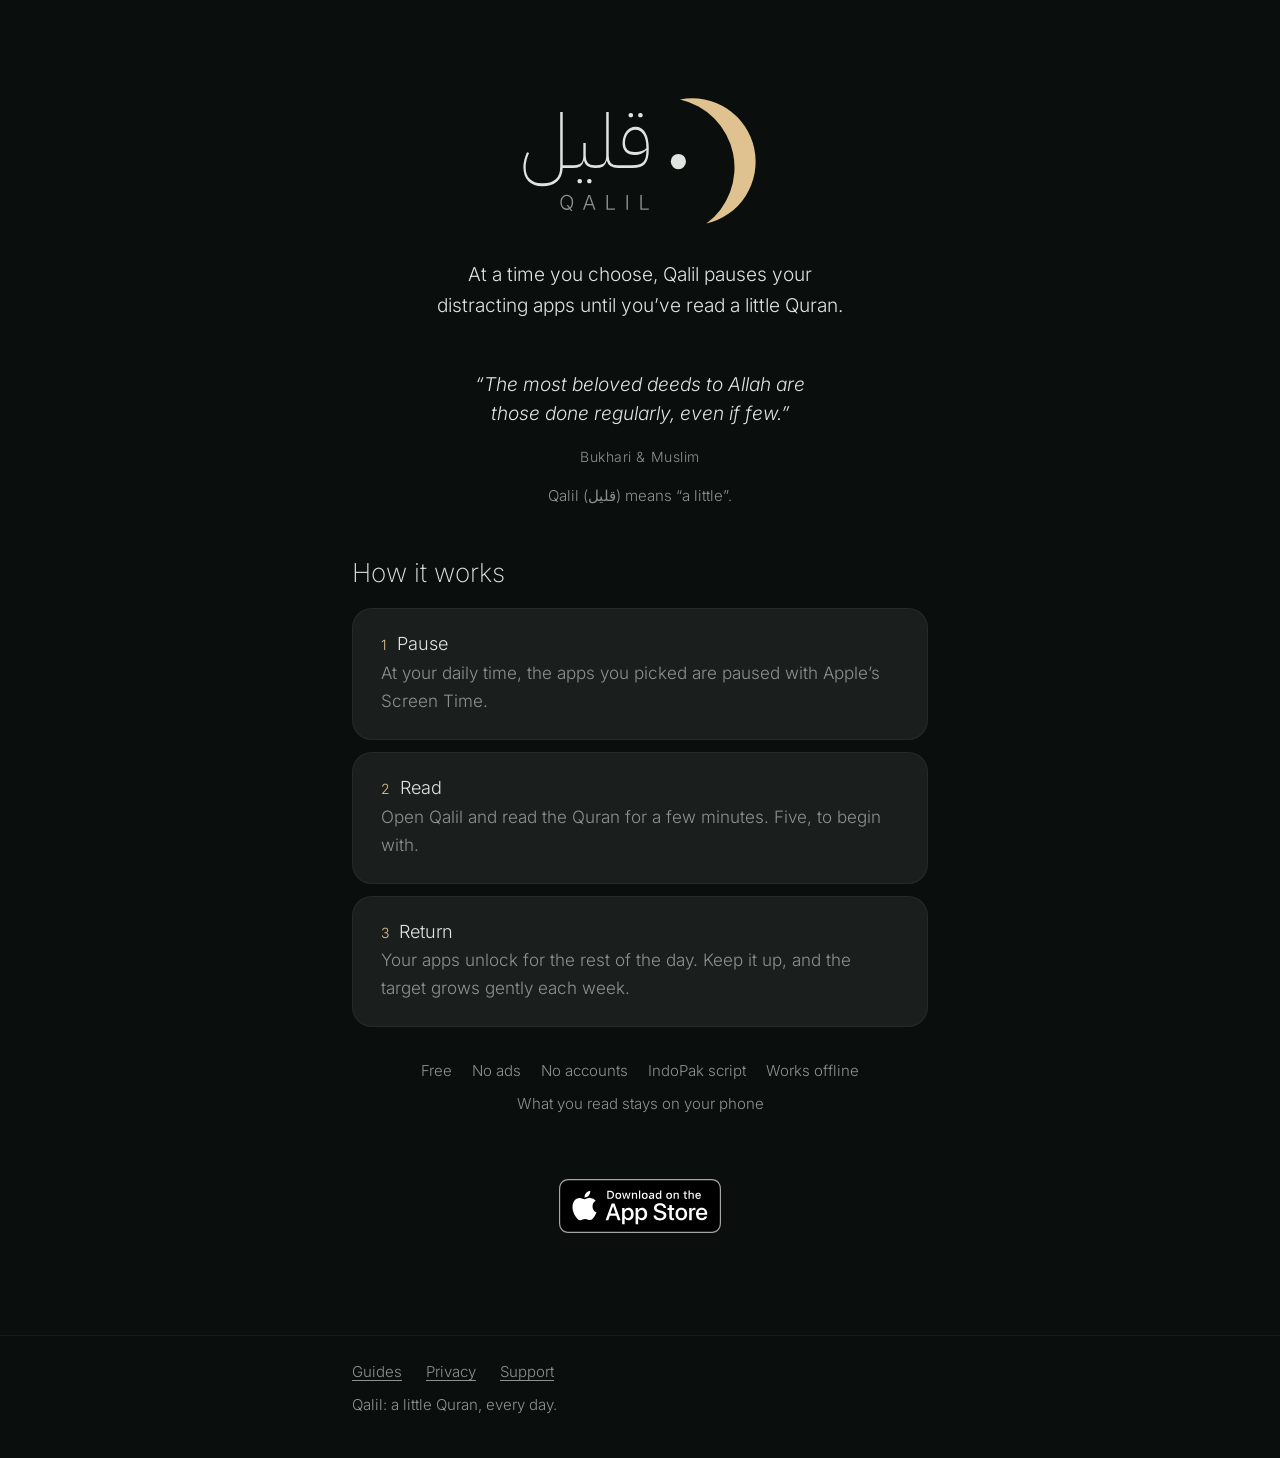
<file: index.html>
<!doctype html>
<html lang="en">
<head>
  <meta charset="utf-8">
  <meta name="viewport" content="width=device-width, initial-scale=1, viewport-fit=cover">
  <title>Qalil: a daily Quran habit, before your apps</title>
  <meta name="description" content="An app for a daily Quran habit. At your time, Qalil pauses the apps you pick until you’ve read a little Quran, in IndoPak script. Free, no ads.">
  <meta name="theme-color" content="#0a0f0d">
  <meta name="color-scheme" content="dark">
  <meta name="apple-itunes-app" content="app-id=6820683400">
  <link rel="canonical" href="https://qalil.app/">
  <link rel="icon" href="/favicon.ico" sizes="32x32">
  <link rel="icon" href="/favicon.svg" type="image/svg+xml">
  <link rel="apple-touch-icon" href="/assets/img/apple-touch-icon.png">
  <link rel="preload" href="/assets/fonts/Inter-300Light.woff2" as="font" type="font/woff2" crossorigin>
  <link rel="stylesheet" href="/assets/site.css">
  <meta property="og:type" content="website">
  <meta property="og:site_name" content="Qalil">
  <meta property="og:title" content="Qalil: a daily Quran habit, before your apps">
  <meta property="og:description" content="At your time, Qalil pauses the apps you pick until you’ve read a little Quran. Free, no ads, no accounts.">
  <meta property="og:url" content="https://qalil.app/">
  <meta property="og:image" content="https://qalil.app/assets/img/og.png">
  <meta property="og:image:width" content="1200">
  <meta property="og:image:height" content="630">
  <meta property="og:image:alt" content="The Qalil logo: a gold crescent beside the word قليل and QALIL.">
  <meta name="twitter:card" content="summary_large_image">
  <script type="application/ld+json">
  {
    "@context": "https://schema.org",
    "@graph": [
      {
        "@type": "WebSite",
        "name": "Qalil",
        "url": "https://qalil.app/"
      },
      {
        "@type": "MobileApplication",
        "name": "Qalil",
        "alternateName": "Qalil: Daily Quran Habit",
        "url": "https://qalil.app/",
        "description": "At a time you choose, Qalil pauses the apps you pick until you’ve read a little Quran, in clear IndoPak script. The daily target grows gently each week.",
        "image": "https://qalil.app/assets/img/icon-1024.png",
        "operatingSystem": "iOS 18.0 or later",
        "applicationCategory": "LifestyleApplication",
        "inLanguage": "en",
        "installUrl": "https://apps.apple.com/app/id6820683400",
        "downloadUrl": "https://apps.apple.com/app/id6820683400",
        "offers": { "@type": "Offer", "price": "0", "priceCurrency": "USD" }
      }
    ]
  }
  </script>
</head>
<body>
  <a class="skip" href="#main">Skip to content</a>
  <main id="main" class="wrap">
    <section class="hero">
      <h1><img src="/assets/img/lockup.svg" width="142" height="77" alt="Qalil (قليل)"></h1>
      <p class="lede">At a time you choose, Qalil pauses your distracting apps until you’ve read a little Quran.</p>
    </section>

    <figure class="hadith">
      <blockquote>
        <p>“The most beloved deeds to Allah are those done regularly, even if few.”</p>
      </blockquote>
      <footer>Bukhari &amp; Muslim</footer>
    </figure>
    <p class="meaning">Qalil (قليل) means “a little”.</p>

    <h2 id="how">How it works</h2>
    <ol class="steps" aria-labelledby="how">
      <li class="card">
        <h3><span class="n" aria-hidden="true">1</span> Pause</h3>
        <p>At your daily time, the apps you picked are paused with Apple’s Screen Time.</p>
      </li>
      <li class="card">
        <h3><span class="n" aria-hidden="true">2</span> Read</h3>
        <p>Open Qalil and read the Quran for a few minutes. Five, to begin with.</p>
      </li>
      <li class="card">
        <h3><span class="n" aria-hidden="true">3</span> Return</h3>
        <p>Your apps unlock for the rest of the day. Keep it up, and the target grows gently each week.</p>
      </li>
    </ol>

    <ul class="facts" aria-label="In short">
      <li>Free</li>
      <li>No ads</li>
      <li>No accounts</li>
      <li>IndoPak script</li>
      <li>Works offline</li>
      <li>What you read stays on your phone</li>
    </ul>

    <p class="soon"><a class="badge" href="https://apps.apple.com/app/id6820683400"><img src="/assets/img/app-store-badge.svg" width="162" height="54" alt="Download on the App Store"></a></p>
  </main>

  <footer class="site-footer">
    <div class="wrap">
      <nav aria-label="Site">
        <ul>
          <li><a href="/guides/">Guides</a></li>
          <li><a href="/privacy/">Privacy</a></li>
          <li><a href="/support/">Support</a></li>
        </ul>
      </nav>
      <p>Qalil: a little Quran, every day.</p>
    </div>
  </footer>
</body>
</html>
</file>
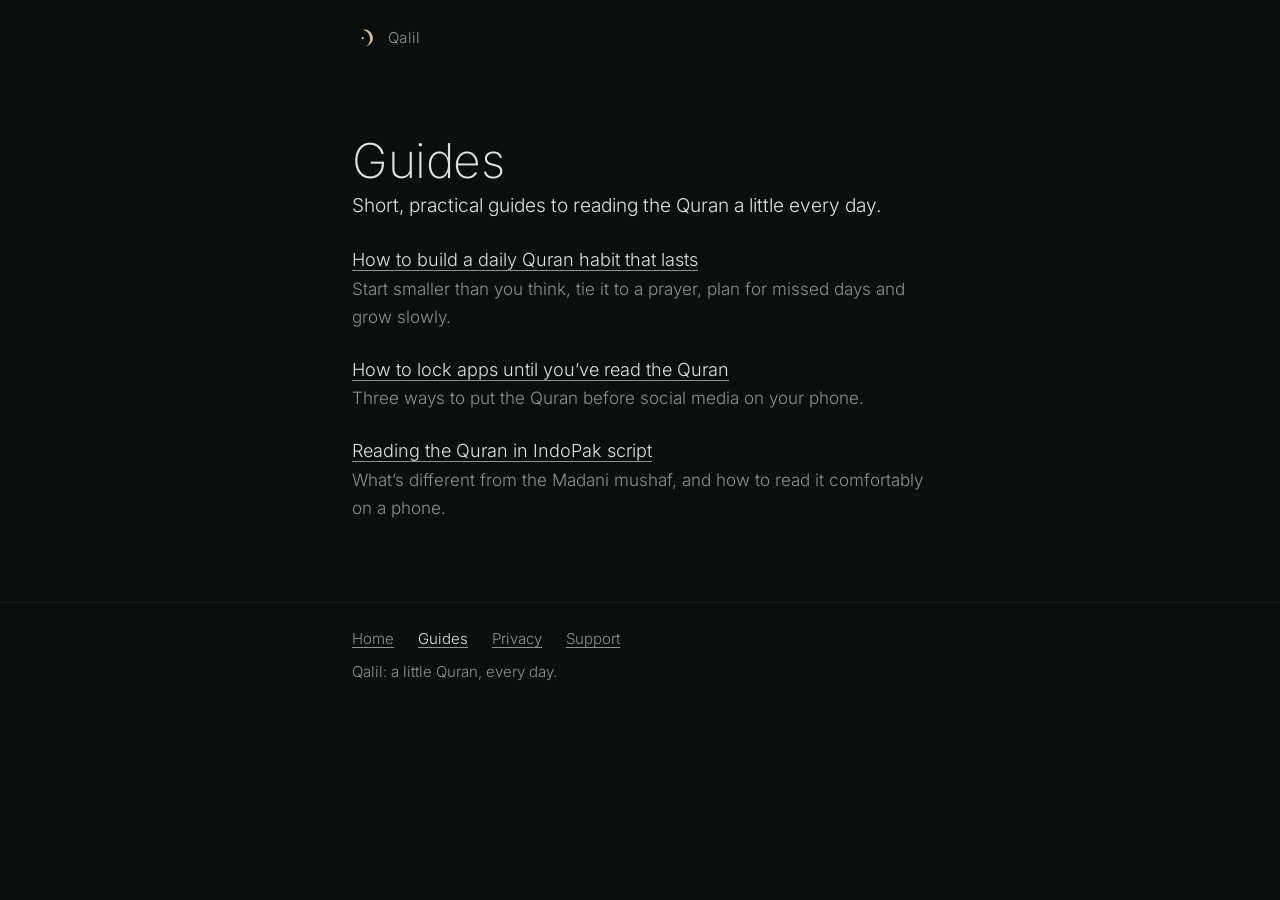
<file: guides/index.html>
<!doctype html>
<html lang="en">
<head>
  <meta charset="utf-8">
  <meta name="viewport" content="width=device-width, initial-scale=1, viewport-fit=cover">
  <title>Guides: reading the Quran every day · Qalil</title>
  <meta name="description" content="Short, practical guides to reading the Quran every day: building the habit, putting it before your apps, and reading in IndoPak script.">
  <meta name="theme-color" content="#0a0f0d">
  <meta name="color-scheme" content="dark">
  <meta name="apple-itunes-app" content="app-id=6820683400">
  <link rel="canonical" href="https://qalil.app/guides/">
  <link rel="icon" href="/favicon.ico" sizes="32x32">
  <link rel="icon" href="/favicon.svg" type="image/svg+xml">
  <link rel="apple-touch-icon" href="/assets/img/apple-touch-icon.png">
  <link rel="preload" href="/assets/fonts/Inter-300Light.woff2" as="font" type="font/woff2" crossorigin>
  <link rel="stylesheet" href="/assets/site.css">
  <meta property="og:type" content="website">
  <meta property="og:site_name" content="Qalil">
  <meta property="og:title" content="Guides: reading the Quran every day">
  <meta property="og:description" content="Building the habit, putting it before your apps, and reading in IndoPak script.">
  <meta property="og:url" content="https://qalil.app/guides/">
  <meta property="og:image" content="https://qalil.app/assets/img/og.png">
  <meta property="og:image:width" content="1200">
  <meta property="og:image:height" content="630">
  <meta property="og:image:alt" content="The Qalil logo: a gold crescent beside the word قليل and QALIL.">
  <meta name="twitter:card" content="summary_large_image">
</head>
<body>
  <a class="skip" href="#main">Skip to content</a>
  <header class="site-header">
    <div class="wrap">
      <a href="/"><img src="/assets/img/logo.svg" width="28" height="28" alt="">Qalil</a>
    </div>
  </header>

  <main id="main" class="wrap">
    <h1>Guides</h1>
    <p class="lede">Short, practical guides to reading the Quran a little every day.</p>

    <h3><a href="/guides/daily-quran-habit/">How to build a daily Quran habit that lasts</a></h3>
    <p class="muted">Start smaller than you think, tie it to a prayer, plan for missed days and grow slowly.</p>

    <h3><a href="/guides/lock-apps-until-you-read-quran/">How to lock apps until you’ve read the Quran</a></h3>
    <p class="muted">Three ways to put the Quran before social media on your phone.</p>

    <h3><a href="/guides/indopak-script/">Reading the Quran in IndoPak script</a></h3>
    <p class="muted">What’s different from the Madani mushaf, and how to read it comfortably on a phone.</p>
  </main>

  <footer class="site-footer">
    <div class="wrap">
      <nav aria-label="Site">
        <ul>
          <li><a href="/">Home</a></li>
          <li><a href="/guides/" aria-current="page">Guides</a></li>
          <li><a href="/privacy/">Privacy</a></li>
          <li><a href="/support/">Support</a></li>
        </ul>
      </nav>
      <p>Qalil: a little Quran, every day.</p>
    </div>
  </footer>
</body>
</html>
</file>
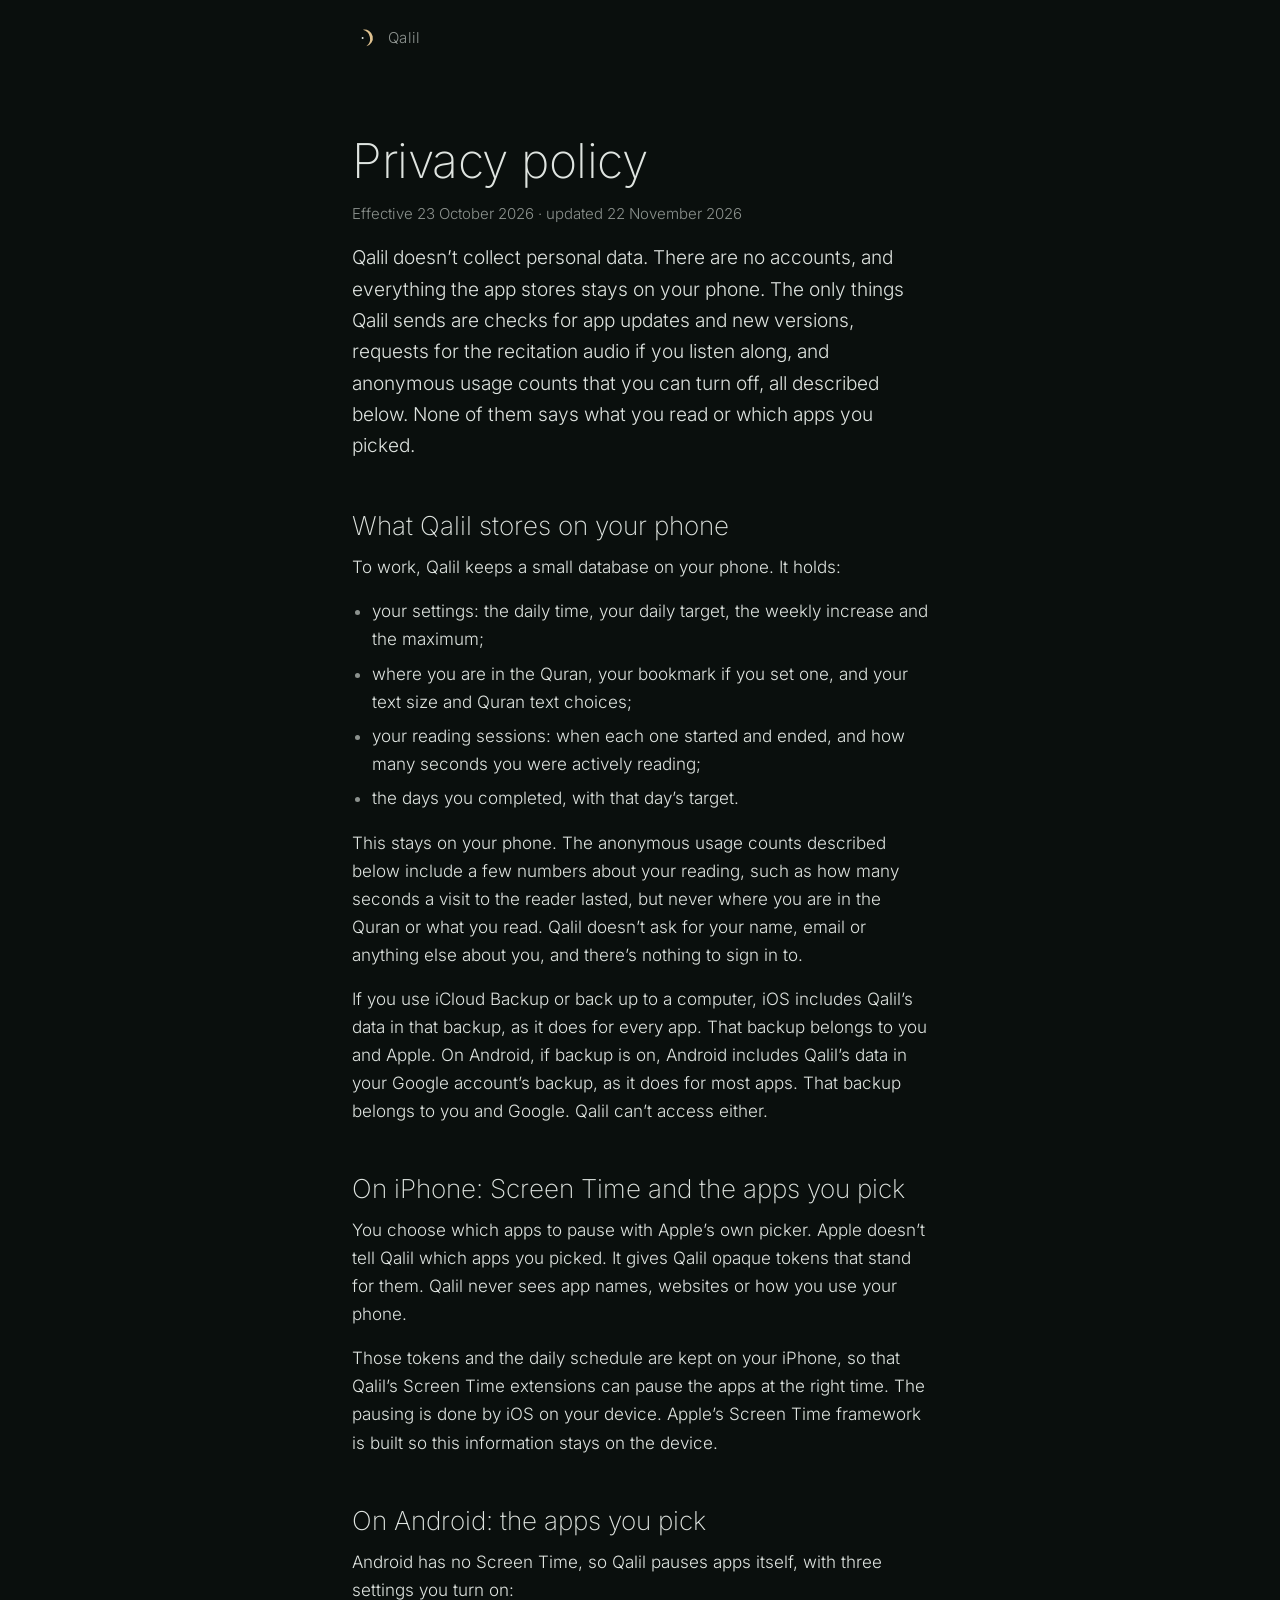
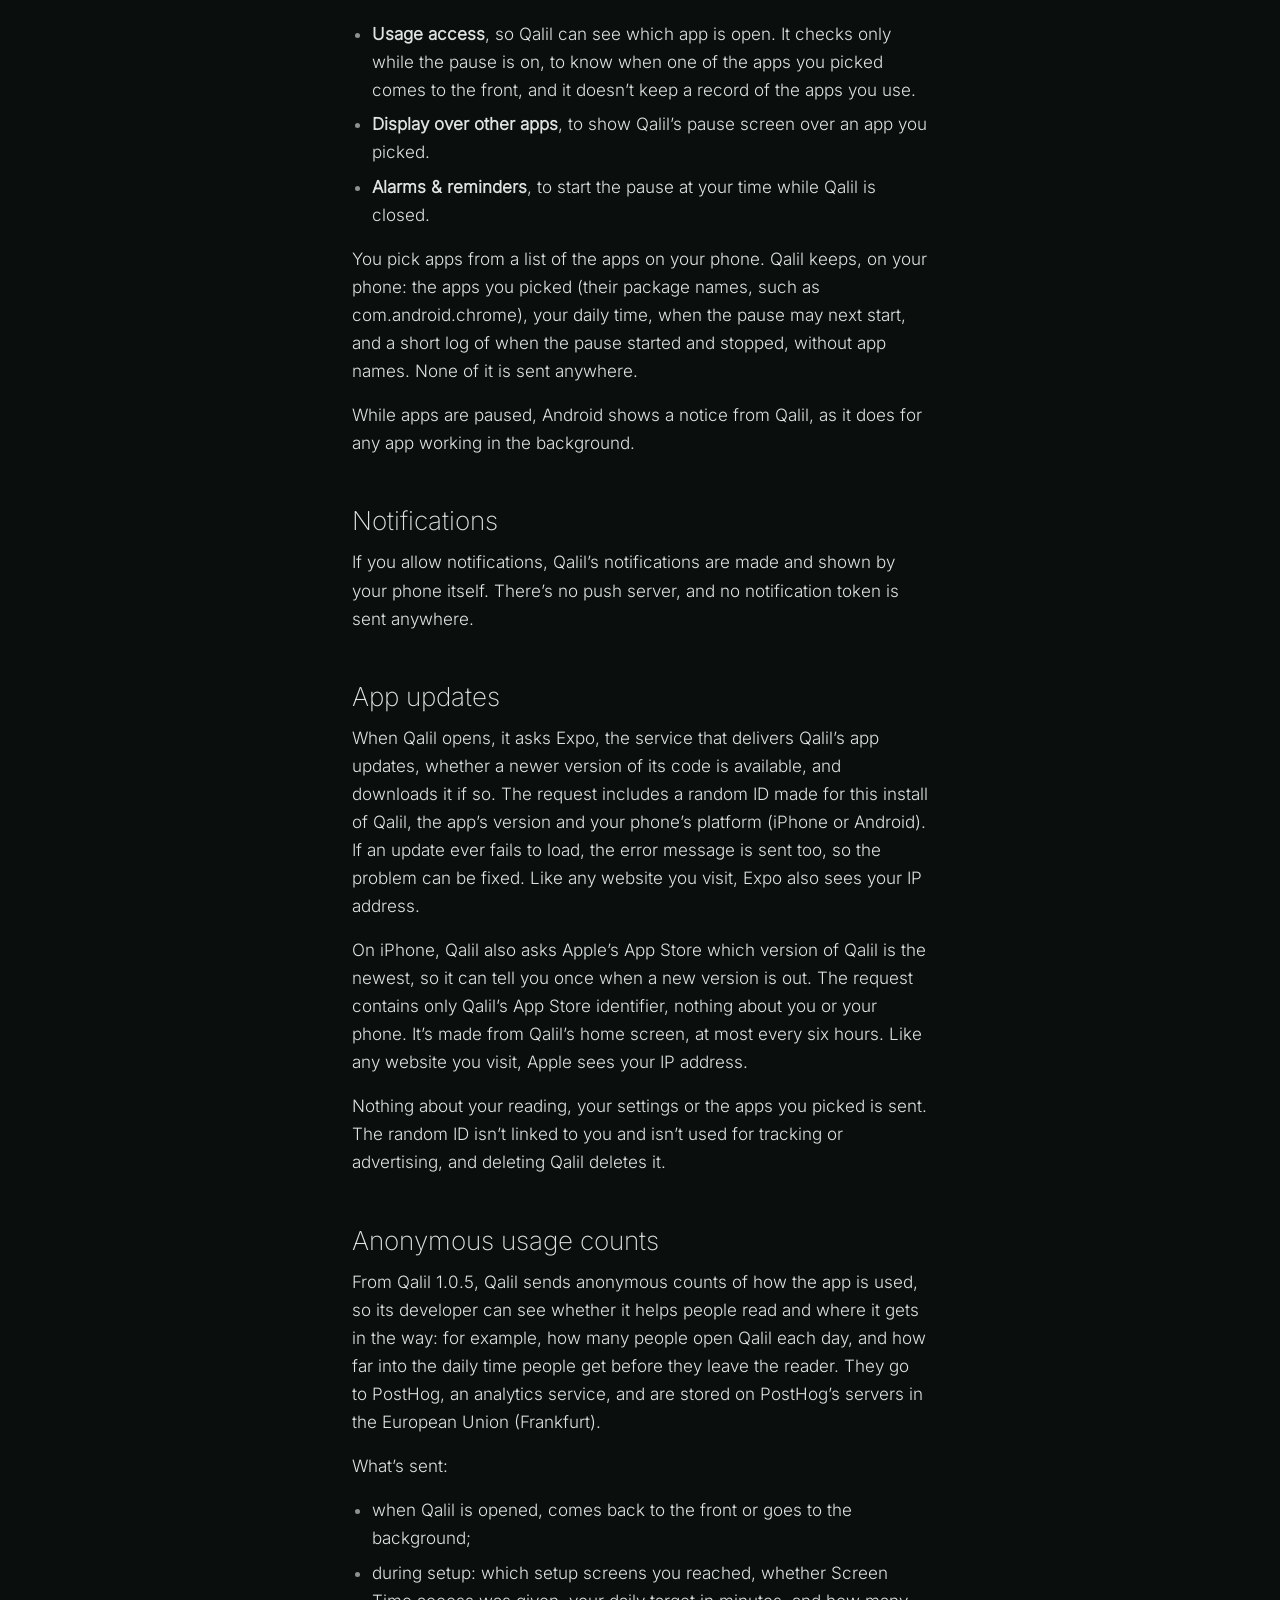
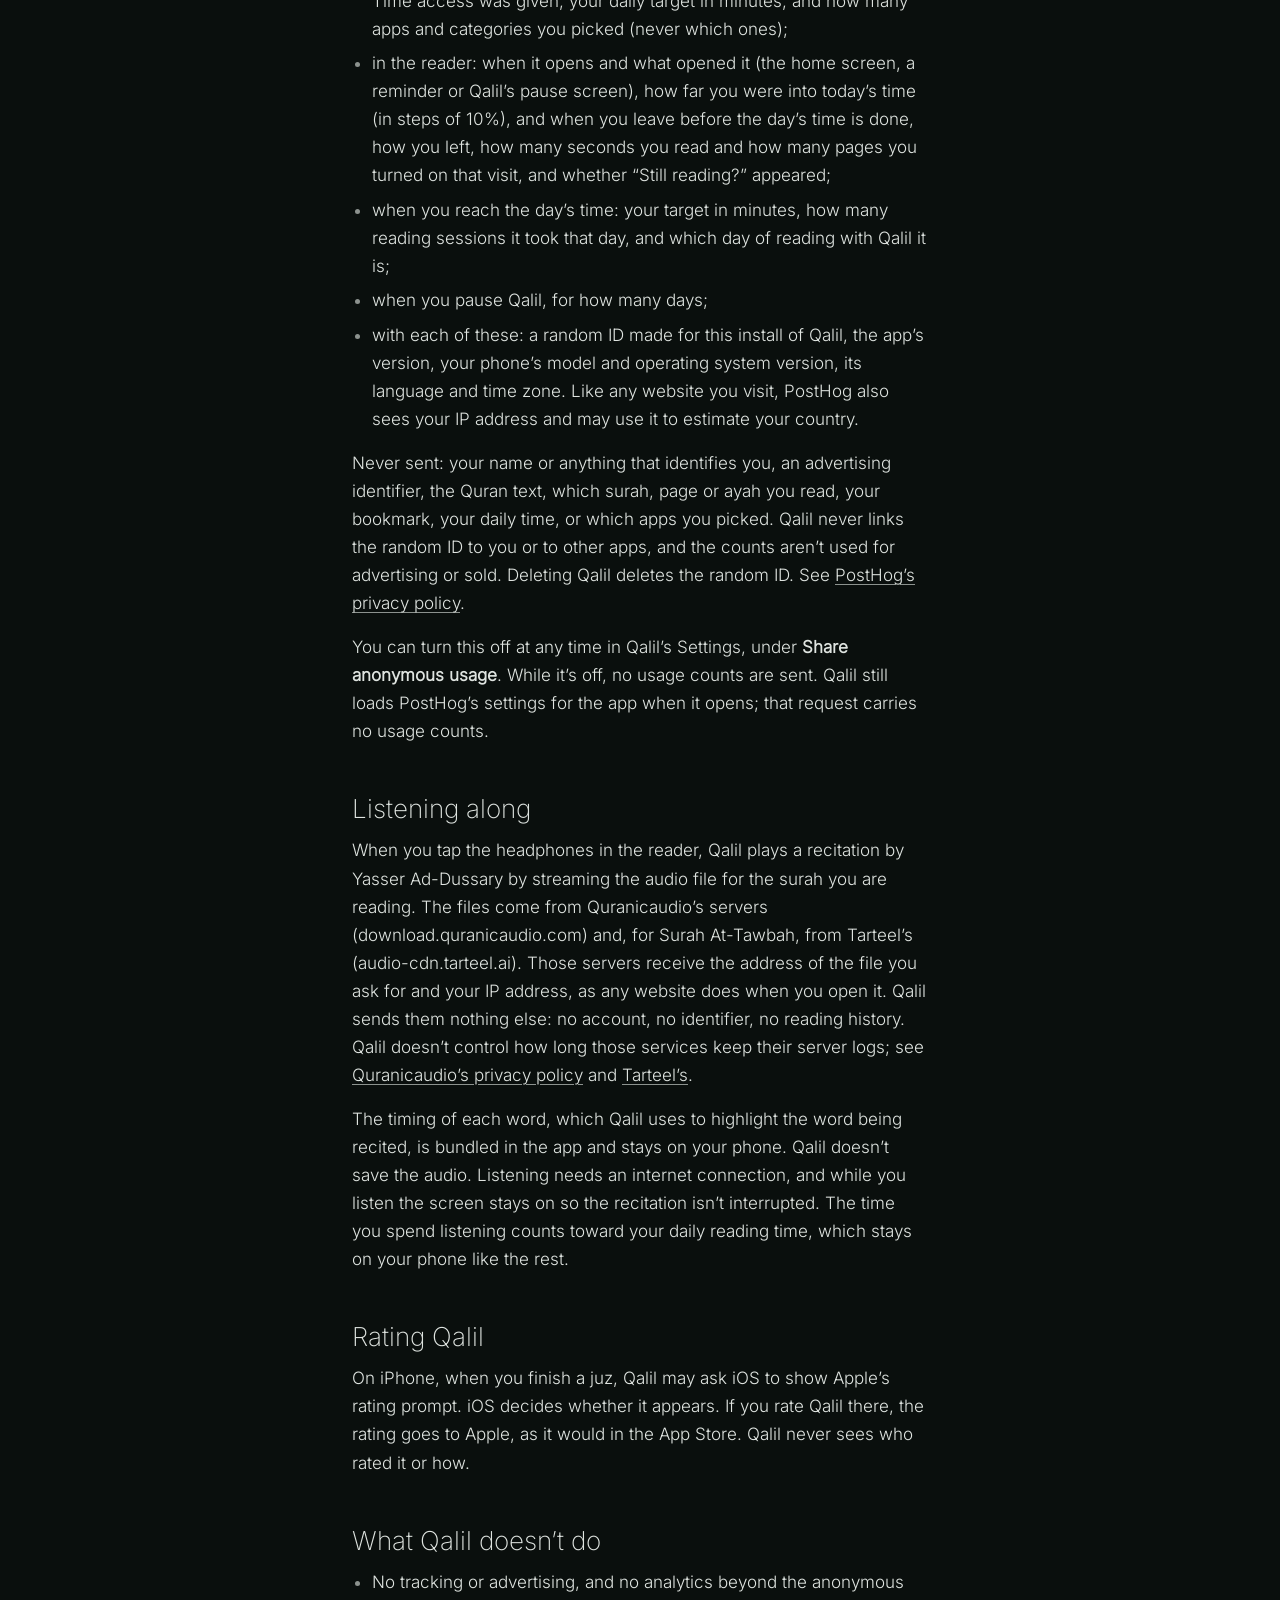
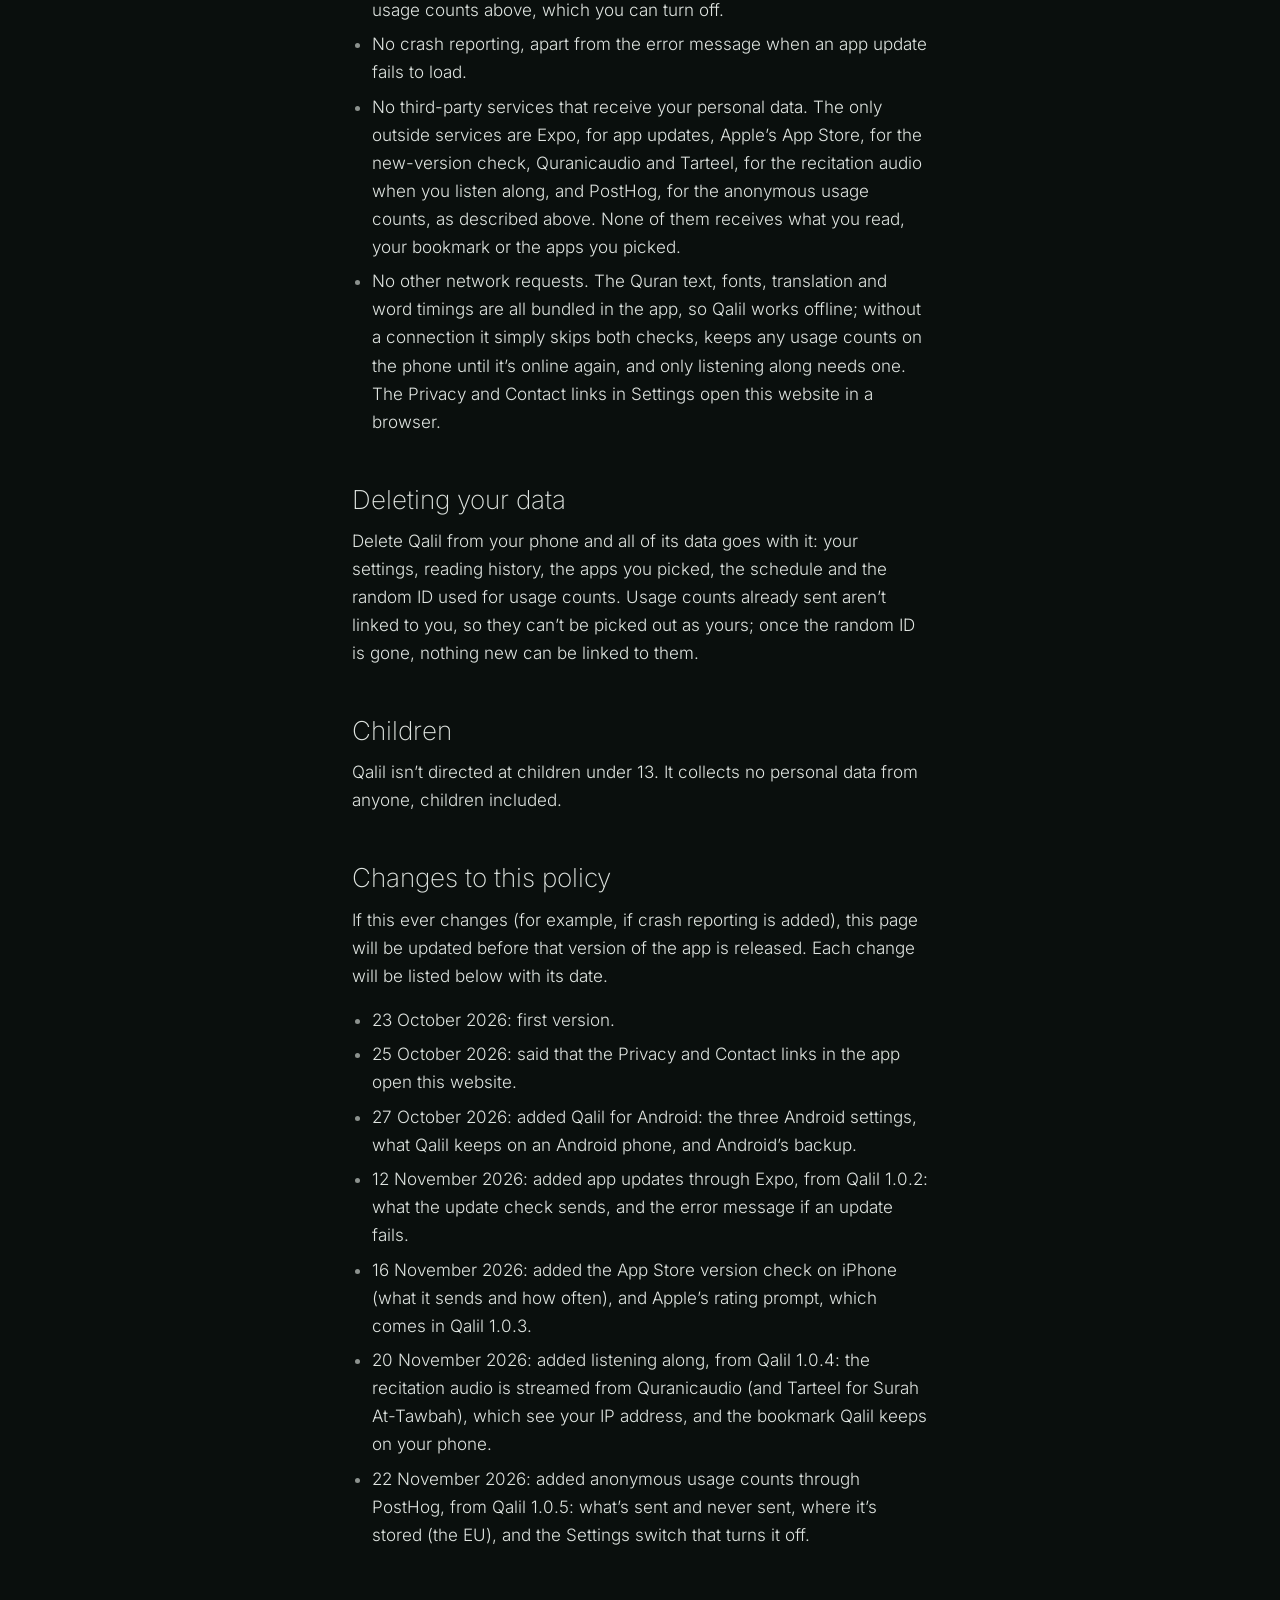
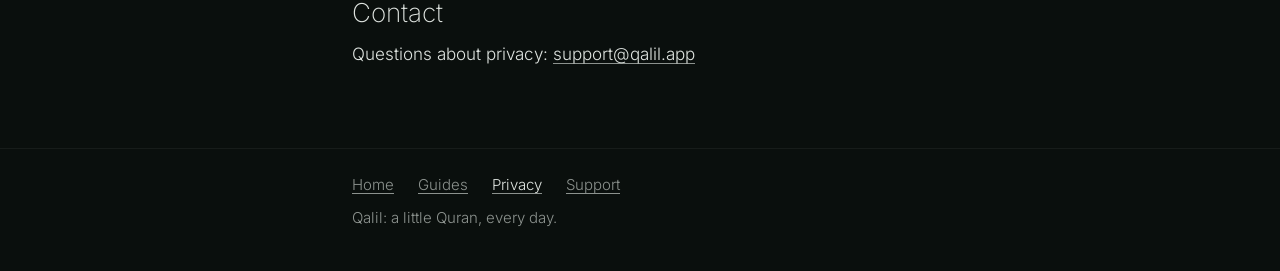
<file: privacy/index.html>
<!doctype html>
<html lang="en">
<head>
  <meta charset="utf-8">
  <meta name="viewport" content="width=device-width, initial-scale=1, viewport-fit=cover">
  <title>Privacy policy · Qalil</title>
  <meta name="description" content="Qalil collects no personal data. What you read stays on your phone; anonymous usage counts can be turned off.">
  <meta name="theme-color" content="#0a0f0d">
  <meta name="color-scheme" content="dark">
  <meta name="apple-itunes-app" content="app-id=6820683400">
  <link rel="canonical" href="https://qalil.app/privacy/">
  <link rel="icon" href="/favicon.ico" sizes="32x32">
  <link rel="icon" href="/favicon.svg" type="image/svg+xml">
  <link rel="apple-touch-icon" href="/assets/img/apple-touch-icon.png">
  <link rel="preload" href="/assets/fonts/Inter-300Light.woff2" as="font" type="font/woff2" crossorigin>
  <link rel="stylesheet" href="/assets/site.css">
  <meta property="og:type" content="website">
  <meta property="og:site_name" content="Qalil">
  <meta property="og:title" content="Privacy policy · Qalil">
  <meta property="og:description" content="Qalil collects no personal data. What you read stays on your phone; anonymous usage counts can be turned off.">
  <meta property="og:url" content="https://qalil.app/privacy/">
  <meta property="og:image" content="https://qalil.app/assets/img/og.png">
  <meta property="og:image:width" content="1200">
  <meta property="og:image:height" content="630">
  <meta property="og:image:alt" content="The Qalil logo: a gold crescent beside the word قليل and QALIL.">
  <meta name="twitter:card" content="summary_large_image">
</head>
<body>
  <a class="skip" href="#main">Skip to content</a>
  <header class="site-header">
    <div class="wrap">
      <a href="/"><img src="/assets/img/logo.svg" width="28" height="28" alt="">Qalil</a>
    </div>
  </header>

  <main id="main" class="wrap">
    <h1>Privacy policy</h1>
    <p class="meta">Effective 23 October 2026 · updated 22 November 2026</p>

    <p class="lede">Qalil doesn’t collect personal data. There are no accounts, and everything the app stores stays on your phone. The only things Qalil sends are checks for app updates and new versions, requests for the recitation audio if you listen along, and anonymous usage counts that you can turn off, all described below. None of them says what you read or which apps you picked.</p>

    <h2>What Qalil stores on your phone</h2>
    <p>To work, Qalil keeps a small database on your phone. It holds:</p>
    <ul>
      <li>your settings: the daily time, your daily target, the weekly increase and the maximum;</li>
      <li>where you are in the Quran, your bookmark if you set one, and your text size and Quran text choices;</li>
      <li>your reading sessions: when each one started and ended, and how many seconds you were actively reading;</li>
      <li>the days you completed, with that day’s target.</li>
    </ul>
    <p>This stays on your phone. The anonymous usage counts described below include a few numbers about your reading, such as how many seconds a visit to the reader lasted, but never where you are in the Quran or what you read. Qalil doesn’t ask for your name, email or anything else about you, and there’s nothing to sign in to.</p>
    <p>If you use iCloud Backup or back up to a computer, iOS includes Qalil’s data in that backup, as it does for every app. That backup belongs to you and Apple. On Android, if backup is on, Android includes Qalil’s data in your Google account’s backup, as it does for most apps. That backup belongs to you and Google. Qalil can’t access either.</p>

    <h2>On iPhone: Screen Time and the apps you pick</h2>
    <p>You choose which apps to pause with Apple’s own picker. Apple doesn’t tell Qalil which apps you picked. It gives Qalil opaque tokens that stand for them. Qalil never sees app names, websites or how you use your phone.</p>
    <p>Those tokens and the daily schedule are kept on your iPhone, so that Qalil’s Screen Time extensions can pause the apps at the right time. The pausing is done by iOS on your device. Apple’s Screen Time framework is built so this information stays on the device.</p>

    <h2>On Android: the apps you pick</h2>
    <p>Android has no Screen Time, so Qalil pauses apps itself, with three settings you turn on:</p>
    <ul>
      <li><strong>Usage access</strong>, so Qalil can see which app is open. It checks only while the pause is on, to know when one of the apps you picked comes to the front, and it doesn’t keep a record of the apps you use.</li>
      <li><strong>Display over other apps</strong>, to show Qalil’s pause screen over an app you picked.</li>
      <li><strong>Alarms &amp; reminders</strong>, to start the pause at your time while Qalil is closed.</li>
    </ul>
    <p>You pick apps from a list of the apps on your phone. Qalil keeps, on your phone: the apps you picked (their package names, such as com.android.chrome), your daily time, when the pause may next start, and a short log of when the pause started and stopped, without app names. None of it is sent anywhere.</p>
    <p>While apps are paused, Android shows a notice from Qalil, as it does for any app working in the background.</p>

    <h2>Notifications</h2>
    <p>If you allow notifications, Qalil’s notifications are made and shown by your phone itself. There’s no push server, and no notification token is sent anywhere.</p>

    <h2>App updates</h2>
    <p>When Qalil opens, it asks Expo, the service that delivers Qalil’s app updates, whether a newer version of its code is available, and downloads it if so. The request includes a random ID made for this install of Qalil, the app’s version and your phone’s platform (iPhone or Android). If an update ever fails to load, the error message is sent too, so the problem can be fixed. Like any website you visit, Expo also sees your IP address.</p>
    <p>On iPhone, Qalil also asks Apple’s App Store which version of Qalil is the newest, so it can tell you once when a new version is out. The request contains only Qalil’s App Store identifier, nothing about you or your phone. It’s made from Qalil’s home screen, at most every six hours. Like any website you visit, Apple sees your IP address.</p>
    <p>Nothing about your reading, your settings or the apps you picked is sent. The random ID isn’t linked to you and isn’t used for tracking or advertising, and deleting Qalil deletes it.</p>

    <h2>Anonymous usage counts</h2>
    <p>From Qalil 1.0.5, Qalil sends anonymous counts of how the app is used, so its developer can see whether it helps people read and where it gets in the way: for example, how many people open Qalil each day, and how far into the daily time people get before they leave the reader. They go to PostHog, an analytics service, and are stored on PostHog’s servers in the European Union (Frankfurt).</p>
    <p>What’s sent:</p>
    <ul>
      <li>when Qalil is opened, comes back to the front or goes to the background;</li>
      <li>during setup: which setup screens you reached, whether Screen Time access was given, your daily target in minutes, and how many apps and categories you picked (never which ones);</li>
      <li>in the reader: when it opens and what opened it (the home screen, a reminder or Qalil’s pause screen), how far you were into today’s time (in steps of 10%), and when you leave before the day’s time is done, how you left, how many seconds you read and how many pages you turned on that visit, and whether “Still reading?” appeared;</li>
      <li>when you reach the day’s time: your target in minutes, how many reading sessions it took that day, and which day of reading with Qalil it is;</li>
      <li>when you pause Qalil, for how many days;</li>
      <li>with each of these: a random ID made for this install of Qalil, the app’s version, your phone’s model and operating system version, its language and time zone. Like any website you visit, PostHog also sees your IP address and may use it to estimate your country.</li>
    </ul>
    <p>Never sent: your name or anything that identifies you, an advertising identifier, the Quran text, which surah, page or ayah you read, your bookmark, your daily time, or which apps you picked. Qalil never links the random ID to you or to other apps, and the counts aren’t used for advertising or sold. Deleting Qalil deletes the random ID. See <a href="https://posthog.com/privacy">PostHog’s privacy policy</a>.</p>
    <p>You can turn this off at any time in Qalil’s Settings, under <strong>Share anonymous usage</strong>. While it’s off, no usage counts are sent. Qalil still loads PostHog’s settings for the app when it opens; that request carries no usage counts.</p>

    <h2>Listening along</h2>
    <p>When you tap the headphones in the reader, Qalil plays a recitation by Yasser Ad-Dussary by streaming the audio file for the surah you are reading. The files come from Quranicaudio’s servers (download.quranicaudio.com) and, for Surah At-Tawbah, from Tarteel’s (audio-cdn.tarteel.ai). Those servers receive the address of the file you ask for and your IP address, as any website does when you open it. Qalil sends them nothing else: no account, no identifier, no reading history. Qalil doesn’t control how long those services keep their server logs; see <a href="https://quranicaudio.com/privacy">Quranicaudio’s privacy policy</a> and <a href="https://www.tarteel.ai/privacy">Tarteel’s</a>.</p>
    <p>The timing of each word, which Qalil uses to highlight the word being recited, is bundled in the app and stays on your phone. Qalil doesn’t save the audio. Listening needs an internet connection, and while you listen the screen stays on so the recitation isn’t interrupted. The time you spend listening counts toward your daily reading time, which stays on your phone like the rest.</p>

    <h2>Rating Qalil</h2>
    <p>On iPhone, when you finish a juz, Qalil may ask iOS to show Apple’s rating prompt. iOS decides whether it appears. If you rate Qalil there, the rating goes to Apple, as it would in the App Store. Qalil never sees who rated it or how.</p>

    <h2>What Qalil doesn’t do</h2>
    <ul>
      <li>No tracking or advertising, and no analytics beyond the anonymous usage counts above, which you can turn off.</li>
      <li>No crash reporting, apart from the error message when an app update fails to load.</li>
      <li>No third-party services that receive your personal data. The only outside services are Expo, for app updates, Apple’s App Store, for the new-version check, Quranicaudio and Tarteel, for the recitation audio when you listen along, and PostHog, for the anonymous usage counts, as described above. None of them receives what you read, your bookmark or the apps you picked.</li>
      <li>No other network requests. The Quran text, fonts, translation and word timings are all bundled in the app, so Qalil works offline; without a connection it simply skips both checks, keeps any usage counts on the phone until it’s online again, and only listening along needs one. The Privacy and Contact links in Settings open this website in a browser.</li>
    </ul>

    <h2>Deleting your data</h2>
    <p>Delete Qalil from your phone and all of its data goes with it: your settings, reading history, the apps you picked, the schedule and the random ID used for usage counts. Usage counts already sent aren’t linked to you, so they can’t be picked out as yours; once the random ID is gone, nothing new can be linked to them.</p>

    <h2>Children</h2>
    <p>Qalil isn’t directed at children under 13. It collects no personal data from anyone, children included.</p>

    <h2>Changes to this policy</h2>
    <p>If this ever changes (for example, if crash reporting is added), this page will be updated before that version of the app is released. Each change will be listed below with its date.</p>
    <ul>
      <li>23 October 2026: first version.</li>
      <li>25 October 2026: said that the Privacy and Contact links in the app open this website.</li>
      <li>27 October 2026: added Qalil for Android: the three Android settings, what Qalil keeps on an Android phone, and Android’s backup.</li>
      <li>12 November 2026: added app updates through Expo, from Qalil 1.0.2: what the update check sends, and the error message if an update fails.</li>
      <li>16 November 2026: added the App Store version check on iPhone (what it sends and how often), and Apple’s rating prompt, which comes in Qalil 1.0.3.</li>
      <li>20 November 2026: added listening along, from Qalil 1.0.4: the recitation audio is streamed from Quranicaudio (and Tarteel for Surah At-Tawbah), which see your IP address, and the bookmark Qalil keeps on your phone.</li>
      <li>22 November 2026: added anonymous usage counts through PostHog, from Qalil 1.0.5: what’s sent and never sent, where it’s stored (the EU), and the Settings switch that turns it off.</li>
    </ul>

    <h2>Contact</h2>
    <p>Questions about privacy: <a href="mailto:support@qalil.app">support@qalil.app</a></p>
  </main>

  <footer class="site-footer">
    <div class="wrap">
      <nav aria-label="Site">
        <ul>
          <li><a href="/">Home</a></li>
          <li><a href="/guides/">Guides</a></li>
          <li><a href="/privacy/" aria-current="page">Privacy</a></li>
          <li><a href="/support/">Support</a></li>
        </ul>
      </nav>
      <p>Qalil: a little Quran, every day.</p>
    </div>
  </footer>
</body>
</html>
</file>
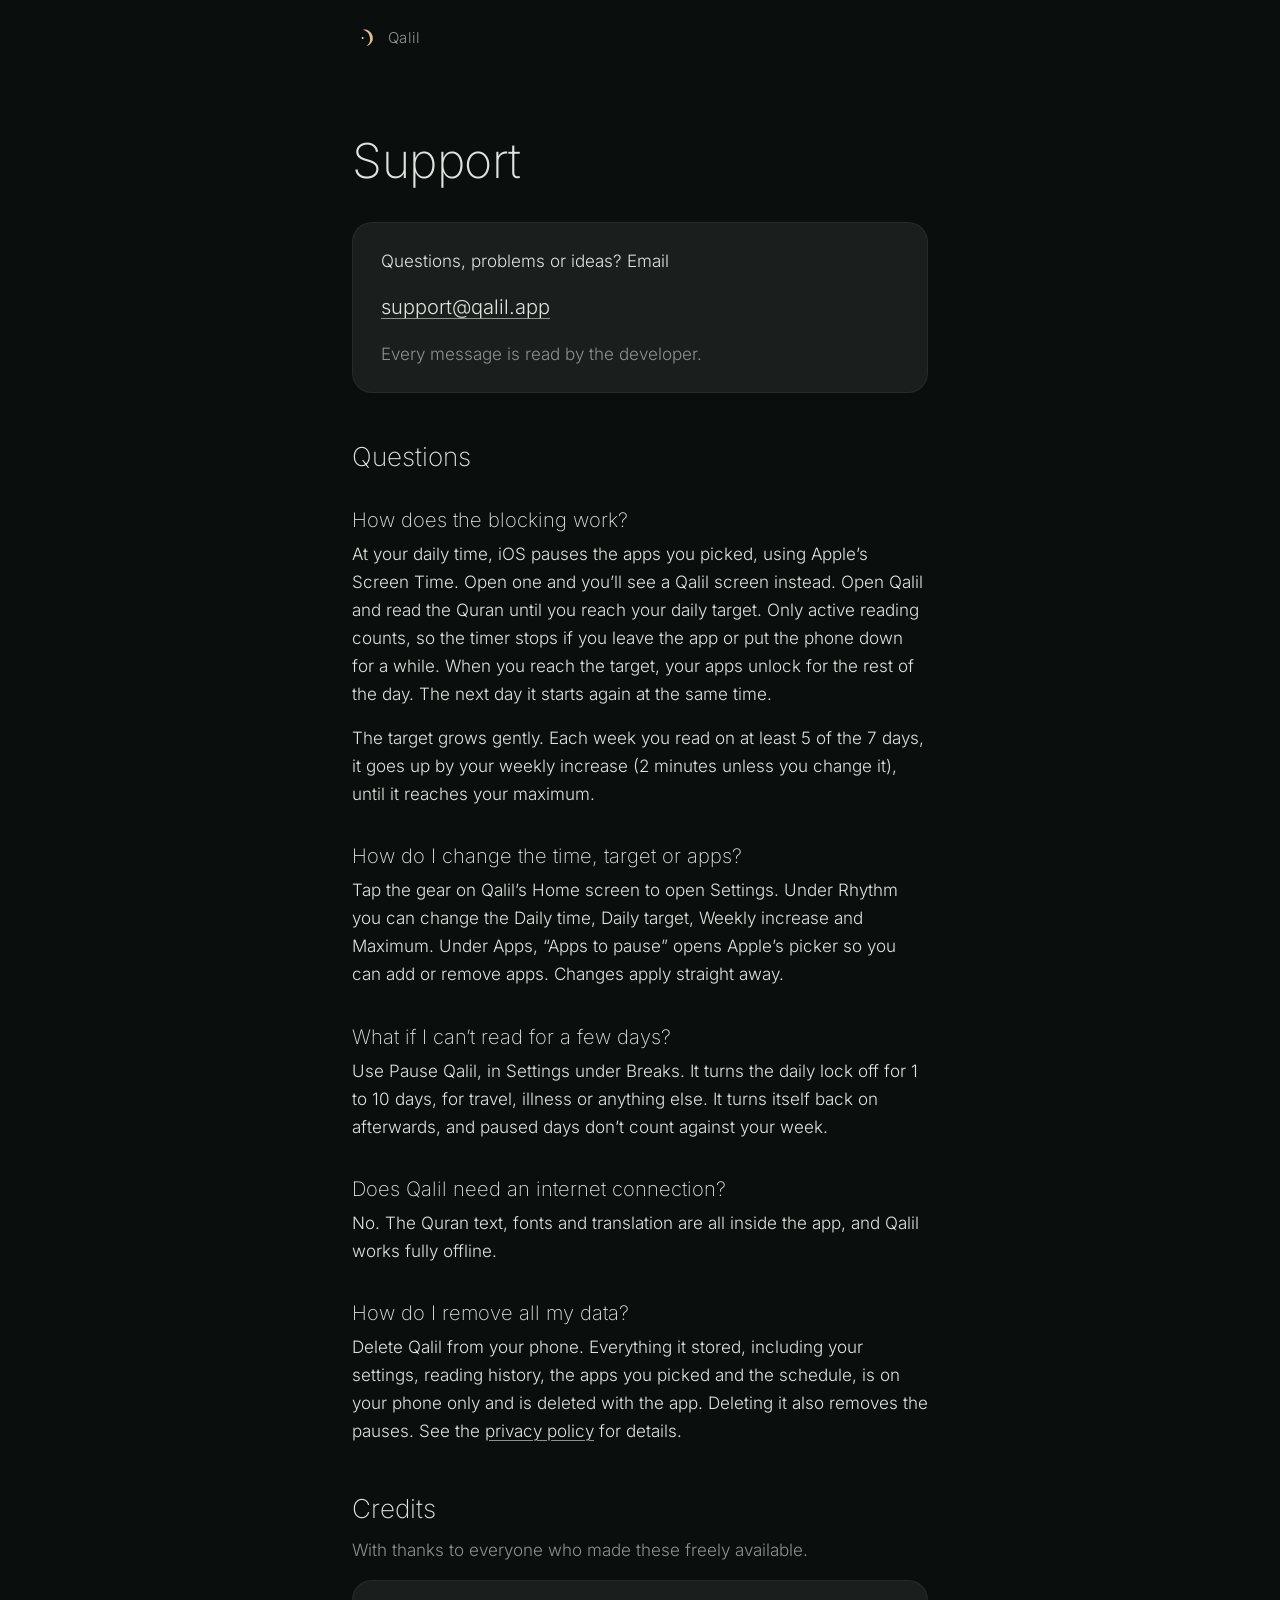
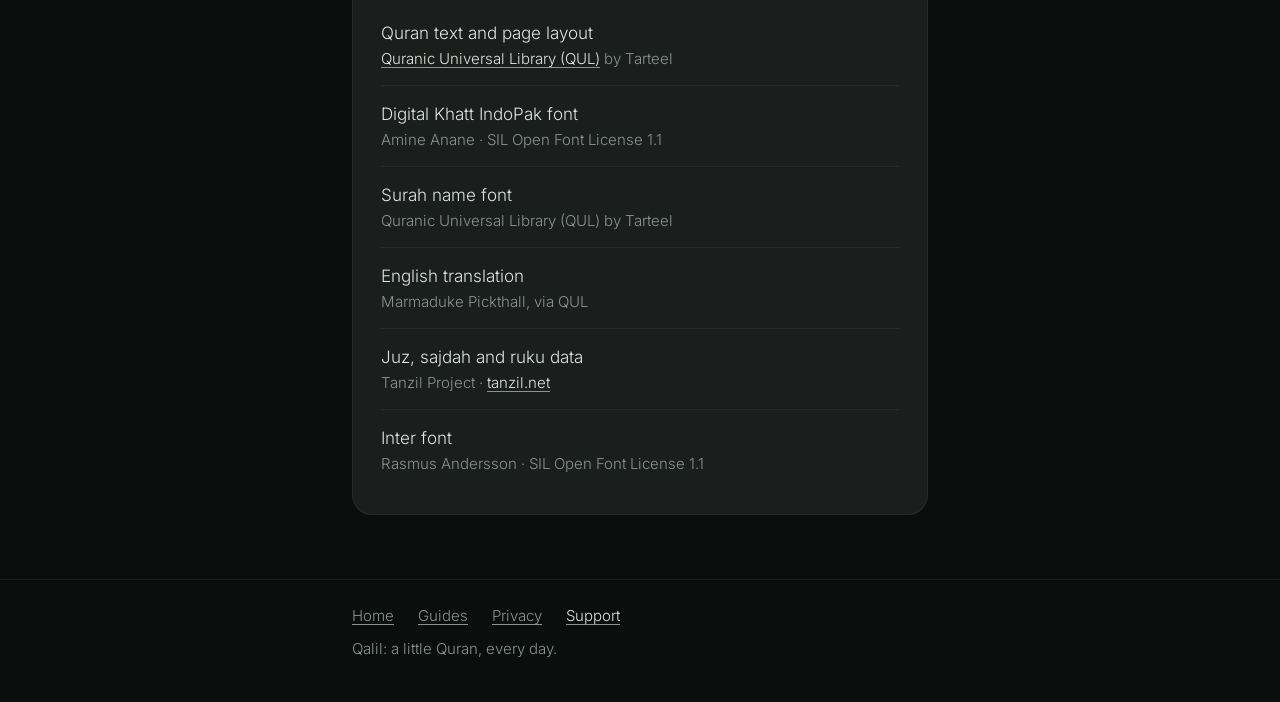
<file: support/index.html>
<!doctype html>
<html lang="en">
<head>
  <meta charset="utf-8">
  <meta name="viewport" content="width=device-width, initial-scale=1, viewport-fit=cover">
  <title>Support · Qalil</title>
  <meta name="description" content="Help with Qalil: how blocking works, changing your settings, pausing for a few days, and how to contact support.">
  <meta name="theme-color" content="#0a0f0d">
  <meta name="color-scheme" content="dark">
  <meta name="apple-itunes-app" content="app-id=6820683400">
  <link rel="canonical" href="https://qalil.app/support/">
  <link rel="icon" href="/favicon.ico" sizes="32x32">
  <link rel="icon" href="/favicon.svg" type="image/svg+xml">
  <link rel="apple-touch-icon" href="/assets/img/apple-touch-icon.png">
  <link rel="preload" href="/assets/fonts/Inter-300Light.woff2" as="font" type="font/woff2" crossorigin>
  <link rel="stylesheet" href="/assets/site.css">
  <meta property="og:type" content="website">
  <meta property="og:site_name" content="Qalil">
  <meta property="og:title" content="Support · Qalil">
  <meta property="og:description" content="Help with Qalil, and how to get in touch.">
  <meta property="og:url" content="https://qalil.app/support/">
  <meta property="og:image" content="https://qalil.app/assets/img/og.png">
  <meta property="og:image:width" content="1200">
  <meta property="og:image:height" content="630">
  <meta property="og:image:alt" content="The Qalil logo: a gold crescent beside the word قليل and QALIL.">
  <meta name="twitter:card" content="summary_large_image">
</head>
<body>
  <a class="skip" href="#main">Skip to content</a>
  <header class="site-header">
    <div class="wrap">
      <a href="/"><img src="/assets/img/logo.svg" width="28" height="28" alt="">Qalil</a>
    </div>
  </header>

  <main id="main" class="wrap">
    <h1>Support</h1>

    <div class="card contact">
      <p>Questions, problems or ideas? Email</p>
      <p class="email"><a href="mailto:support@qalil.app">support@qalil.app</a></p>
      <p class="note">Every message is read by the developer.</p>
    </div>

    <section class="faq" aria-labelledby="faq">
      <h2 id="faq">Questions</h2>

      <h3>How does the blocking work?</h3>
      <p>At your daily time, iOS pauses the apps you picked, using Apple’s Screen Time. Open one and you’ll see a Qalil screen instead. Open Qalil and read the Quran until you reach your daily target. Only active reading counts, so the timer stops if you leave the app or put the phone down for a while. When you reach the target, your apps unlock for the rest of the day. The next day it starts again at the same time.</p>
      <p>The target grows gently. Each week you read on at least 5 of the 7 days, it goes up by your weekly increase (2 minutes unless you change it), until it reaches your maximum.</p>

      <h3>How do I change the time, target or apps?</h3>
      <p>Tap the gear on Qalil’s Home screen to open Settings. Under Rhythm you can change the Daily time, Daily target, Weekly increase and Maximum. Under Apps, “Apps to pause” opens Apple’s picker so you can add or remove apps. Changes apply straight away.</p>

      <h3>What if I can’t read for a few days?</h3>
      <p>Use <b class="term">Pause Qalil</b>, in Settings under Breaks. It turns the daily lock off for 1 to 10 days, for travel, illness or anything else. It turns itself back on afterwards, and paused days don’t count against your week.</p>

      <h3>Does Qalil need an internet connection?</h3>
      <p>No. The Quran text, fonts and translation are all inside the app, and Qalil works fully offline.</p>

      <h3>How do I remove all my data?</h3>
      <p>Delete Qalil from your phone. Everything it stored, including your settings, reading history, the apps you picked and the schedule, is on your phone only and is deleted with the app. Deleting it also removes the pauses. See the <a href="/privacy/">privacy policy</a> for details.</p>
    </section>

    <section aria-labelledby="credits">
      <h2 id="credits">Credits</h2>
      <p class="muted">With thanks to everyone who made these freely available.</p>
      <ul class="credits card">
        <li>Quran text and page layout<span><a href="https://qul.tarteel.ai/">Quranic Universal Library (QUL)</a> by Tarteel</span></li>
        <li>Digital Khatt IndoPak font<span>Amine Anane · SIL Open Font License 1.1</span></li>
        <li>Surah name font<span>Quranic Universal Library (QUL) by Tarteel</span></li>
        <li>English translation<span>Marmaduke Pickthall, via QUL</span></li>
        <li>Juz, sajdah and ruku data<span>Tanzil Project · <a href="https://tanzil.net/">tanzil.net</a></span></li>
        <li>Inter font<span>Rasmus Andersson · SIL Open Font License 1.1</span></li>
      </ul>
    </section>
  </main>

  <footer class="site-footer">
    <div class="wrap">
      <nav aria-label="Site">
        <ul>
          <li><a href="/">Home</a></li>
          <li><a href="/guides/">Guides</a></li>
          <li><a href="/privacy/">Privacy</a></li>
          <li><a href="/support/" aria-current="page">Support</a></li>
        </ul>
      </nav>
      <p>Qalil: a little Quran, every day.</p>
    </div>
  </footer>
</body>
</html>
</file>
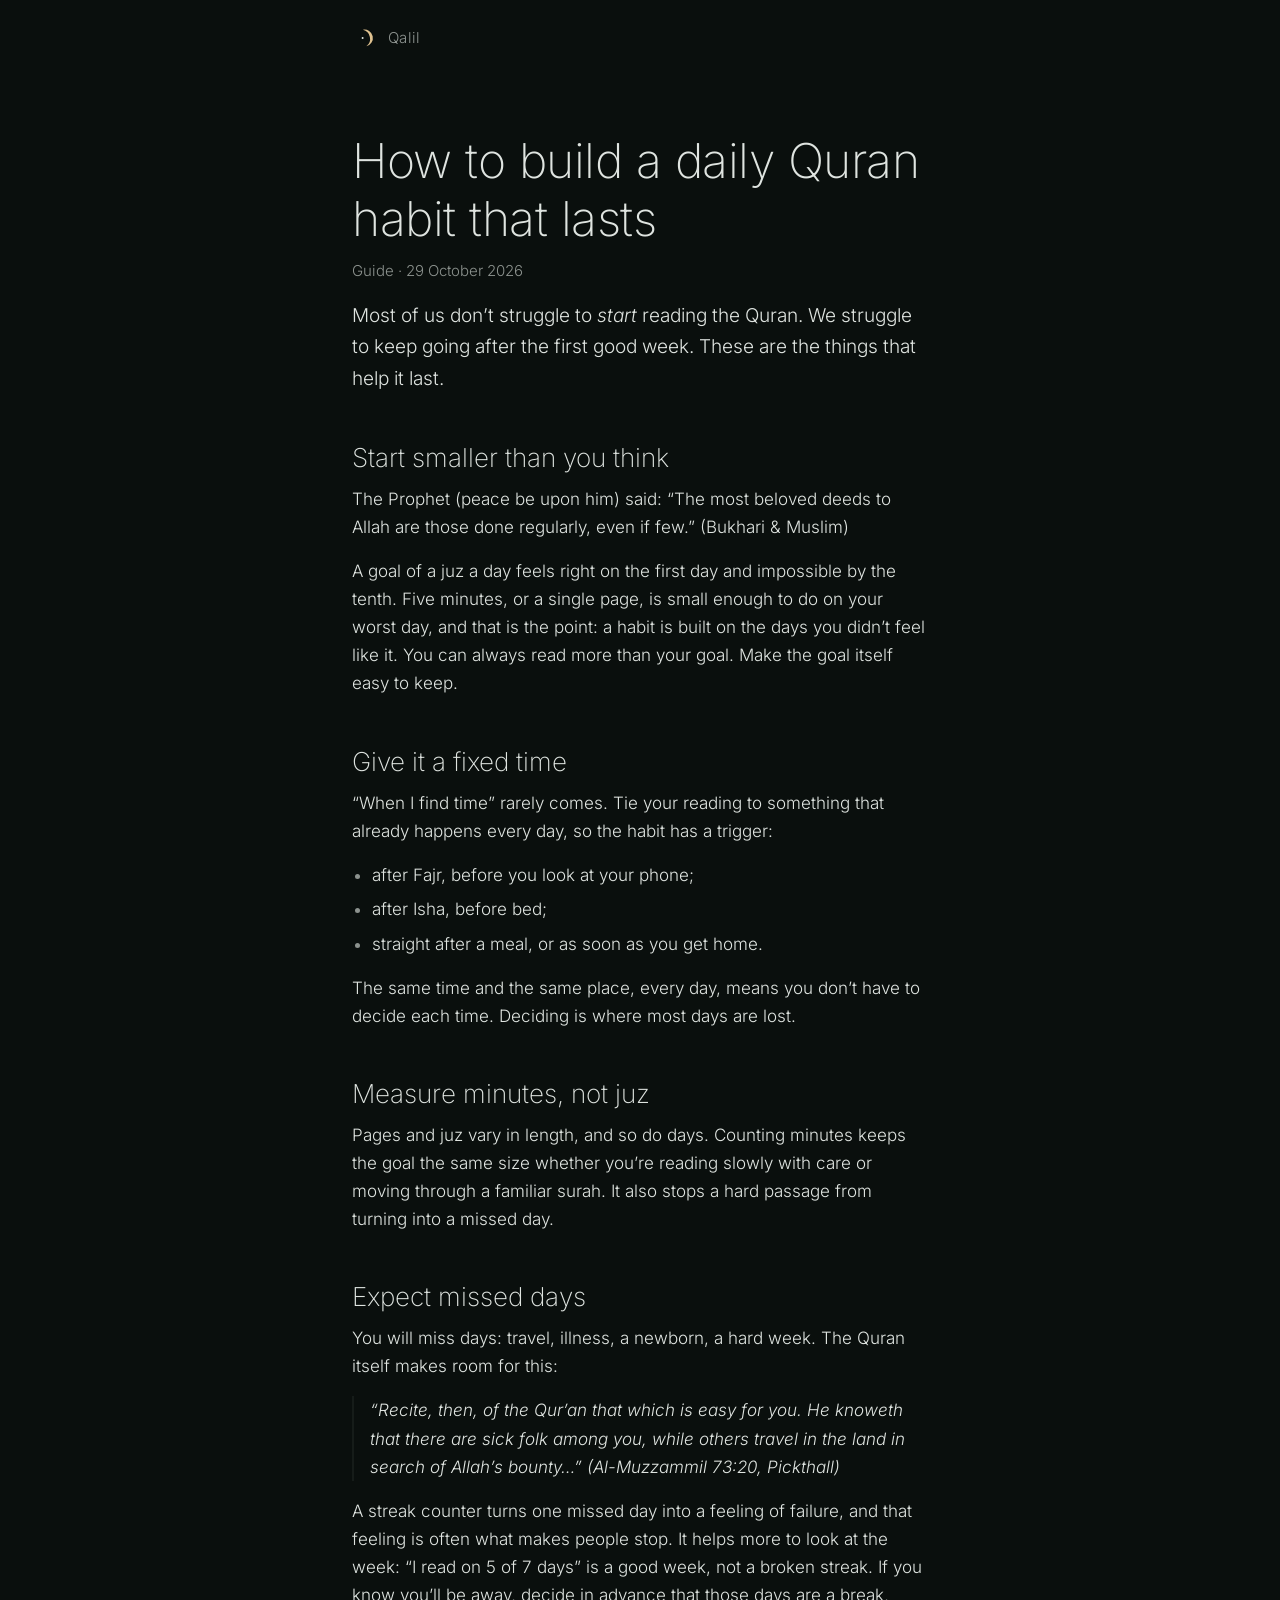
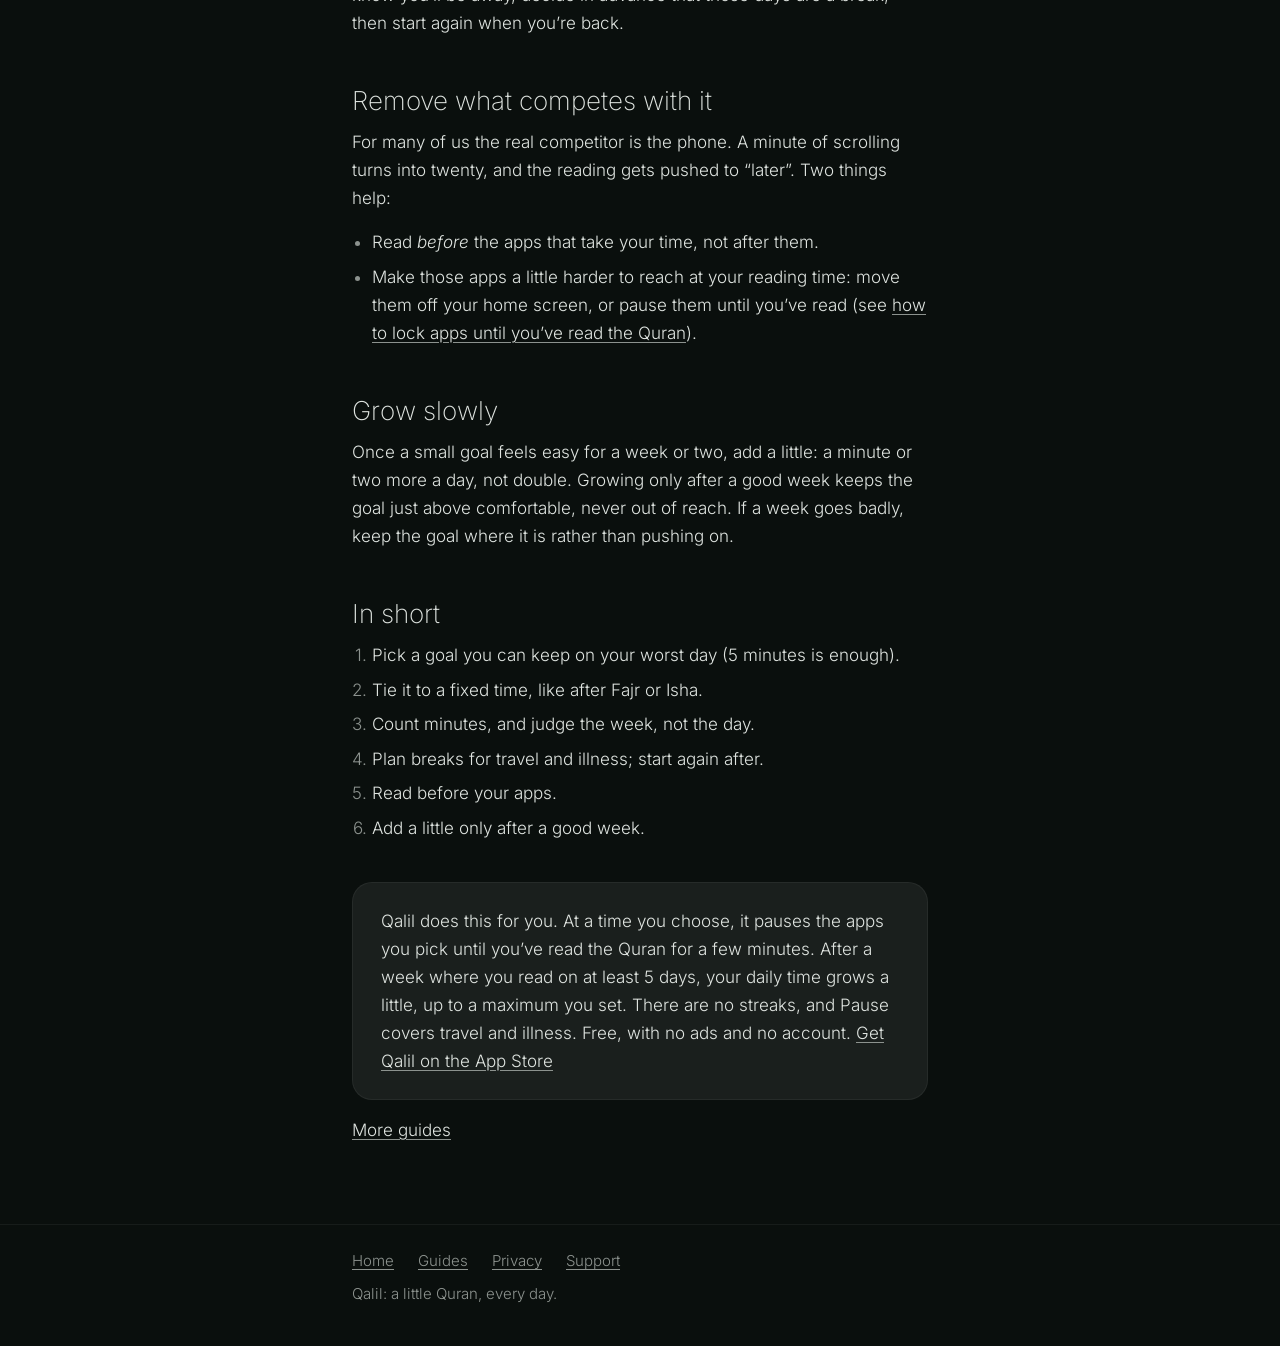
<file: guides/daily-quran-habit/index.html>
<!doctype html>
<html lang="en">
<head>
  <meta charset="utf-8">
  <meta name="viewport" content="width=device-width, initial-scale=1, viewport-fit=cover">
  <title>How to build a daily Quran habit that lasts · Qalil</title>
  <meta name="description" content="Practical ways to read the Quran every day: start smaller than you think, tie it to a prayer, plan for missed days and grow slowly.">
  <meta name="theme-color" content="#0a0f0d">
  <meta name="color-scheme" content="dark">
  <meta name="apple-itunes-app" content="app-id=6820683400">
  <link rel="canonical" href="https://qalil.app/guides/daily-quran-habit/">
  <link rel="icon" href="/favicon.ico" sizes="32x32">
  <link rel="icon" href="/favicon.svg" type="image/svg+xml">
  <link rel="apple-touch-icon" href="/assets/img/apple-touch-icon.png">
  <link rel="preload" href="/assets/fonts/Inter-300Light.woff2" as="font" type="font/woff2" crossorigin>
  <link rel="stylesheet" href="/assets/site.css">
  <meta property="og:type" content="article">
  <meta property="og:site_name" content="Qalil">
  <meta property="og:title" content="How to build a daily Quran habit that lasts">
  <meta property="og:description" content="Start smaller than you think, tie it to a prayer, plan for missed days and grow slowly.">
  <meta property="og:url" content="https://qalil.app/guides/daily-quran-habit/">
  <meta property="og:image" content="https://qalil.app/assets/img/og.png">
  <meta property="og:image:width" content="1200">
  <meta property="og:image:height" content="630">
  <meta property="og:image:alt" content="The Qalil logo: a gold crescent beside the word قليل and QALIL.">
  <meta name="twitter:card" content="summary_large_image">
</head>
<body>
  <a class="skip" href="#main">Skip to content</a>
  <header class="site-header">
    <div class="wrap">
      <a href="/"><img src="/assets/img/logo.svg" width="28" height="28" alt="">Qalil</a>
    </div>
  </header>

  <main id="main" class="wrap">
    <h1>How to build a daily Quran habit that lasts</h1>
    <p class="meta">Guide · 29 October 2026</p>

    <p class="lede">Most of us don’t struggle to <em>start</em> reading the Quran. We struggle to keep going after the first good week. These are the things that help it last.</p>

    <h2>Start smaller than you think</h2>
    <p>The Prophet (peace be upon him) said: “The most beloved deeds to Allah are those done regularly, even if few.” (Bukhari &amp; Muslim)</p>
    <p>A goal of a juz a day feels right on the first day and impossible by the tenth. Five minutes, or a single page, is small enough to do on your worst day, and that is the point: a habit is built on the days you didn’t feel like it. You can always read more than your goal. Make the goal itself easy to keep.</p>

    <h2>Give it a fixed time</h2>
    <p>“When I find time” rarely comes. Tie your reading to something that already happens every day, so the habit has a trigger:</p>
    <ul>
      <li>after Fajr, before you look at your phone;</li>
      <li>after Isha, before bed;</li>
      <li>straight after a meal, or as soon as you get home.</li>
    </ul>
    <p>The same time and the same place, every day, means you don’t have to decide each time. Deciding is where most days are lost.</p>

    <h2>Measure minutes, not juz</h2>
    <p>Pages and juz vary in length, and so do days. Counting minutes keeps the goal the same size whether you’re reading slowly with care or moving through a familiar surah. It also stops a hard passage from turning into a missed day.</p>

    <h2>Expect missed days</h2>
    <p>You will miss days: travel, illness, a newborn, a hard week. The Quran itself makes room for this:</p>
    <blockquote class="quote">
      <p>“Recite, then, of the Qur’an that which is easy for you. He knoweth that there are sick folk among you, while others travel in the land in search of Allah’s bounty…” (Al-Muzzammil 73:20, Pickthall)</p>
    </blockquote>
    <p>A streak counter turns one missed day into a feeling of failure, and that feeling is often what makes people stop. It helps more to look at the week: “I read on 5 of 7 days” is a good week, not a broken streak. If you know you’ll be away, decide in advance that those days are a break, then start again when you’re back.</p>

    <h2>Remove what competes with it</h2>
    <p>For many of us the real competitor is the phone. A minute of scrolling turns into twenty, and the reading gets pushed to “later”. Two things help:</p>
    <ul>
      <li>Read <em>before</em> the apps that take your time, not after them.</li>
      <li>Make those apps a little harder to reach at your reading time: move them off your home screen, or pause them until you’ve read (see <a href="/guides/lock-apps-until-you-read-quran/">how to lock apps until you’ve read the Quran</a>).</li>
    </ul>

    <h2>Grow slowly</h2>
    <p>Once a small goal feels easy for a week or two, add a little: a minute or two more a day, not double. Growing only after a good week keeps the goal just above comfortable, never out of reach. If a week goes badly, keep the goal where it is rather than pushing on.</p>

    <h2>In short</h2>
    <ol>
      <li>Pick a goal you can keep on your worst day (5 minutes is enough).</li>
      <li>Tie it to a fixed time, like after Fajr or Isha.</li>
      <li>Count minutes, and judge the week, not the day.</li>
      <li>Plan breaks for travel and illness; start again after.</li>
      <li>Read before your apps.</li>
      <li>Add a little only after a good week.</li>
    </ol>

    <div class="card next">
      <p><b class="term">Qalil does this for you.</b> At a time you choose, it pauses the apps you pick until you’ve read the Quran for a few minutes. After a week where you read on at least 5 days, your daily time grows a little, up to a maximum you set. There are no streaks, and Pause covers travel and illness. Free, with no ads and no account. <a href="https://apps.apple.com/app/id6820683400">Get Qalil on the App Store</a></p>
    </div>

    <p class="muted"><a href="/guides/">More guides</a></p>
  </main>

  <footer class="site-footer">
    <div class="wrap">
      <nav aria-label="Site">
        <ul>
          <li><a href="/">Home</a></li>
          <li><a href="/guides/">Guides</a></li>
          <li><a href="/privacy/">Privacy</a></li>
          <li><a href="/support/">Support</a></li>
        </ul>
      </nav>
      <p>Qalil: a little Quran, every day.</p>
    </div>
  </footer>
</body>
</html>
</file>
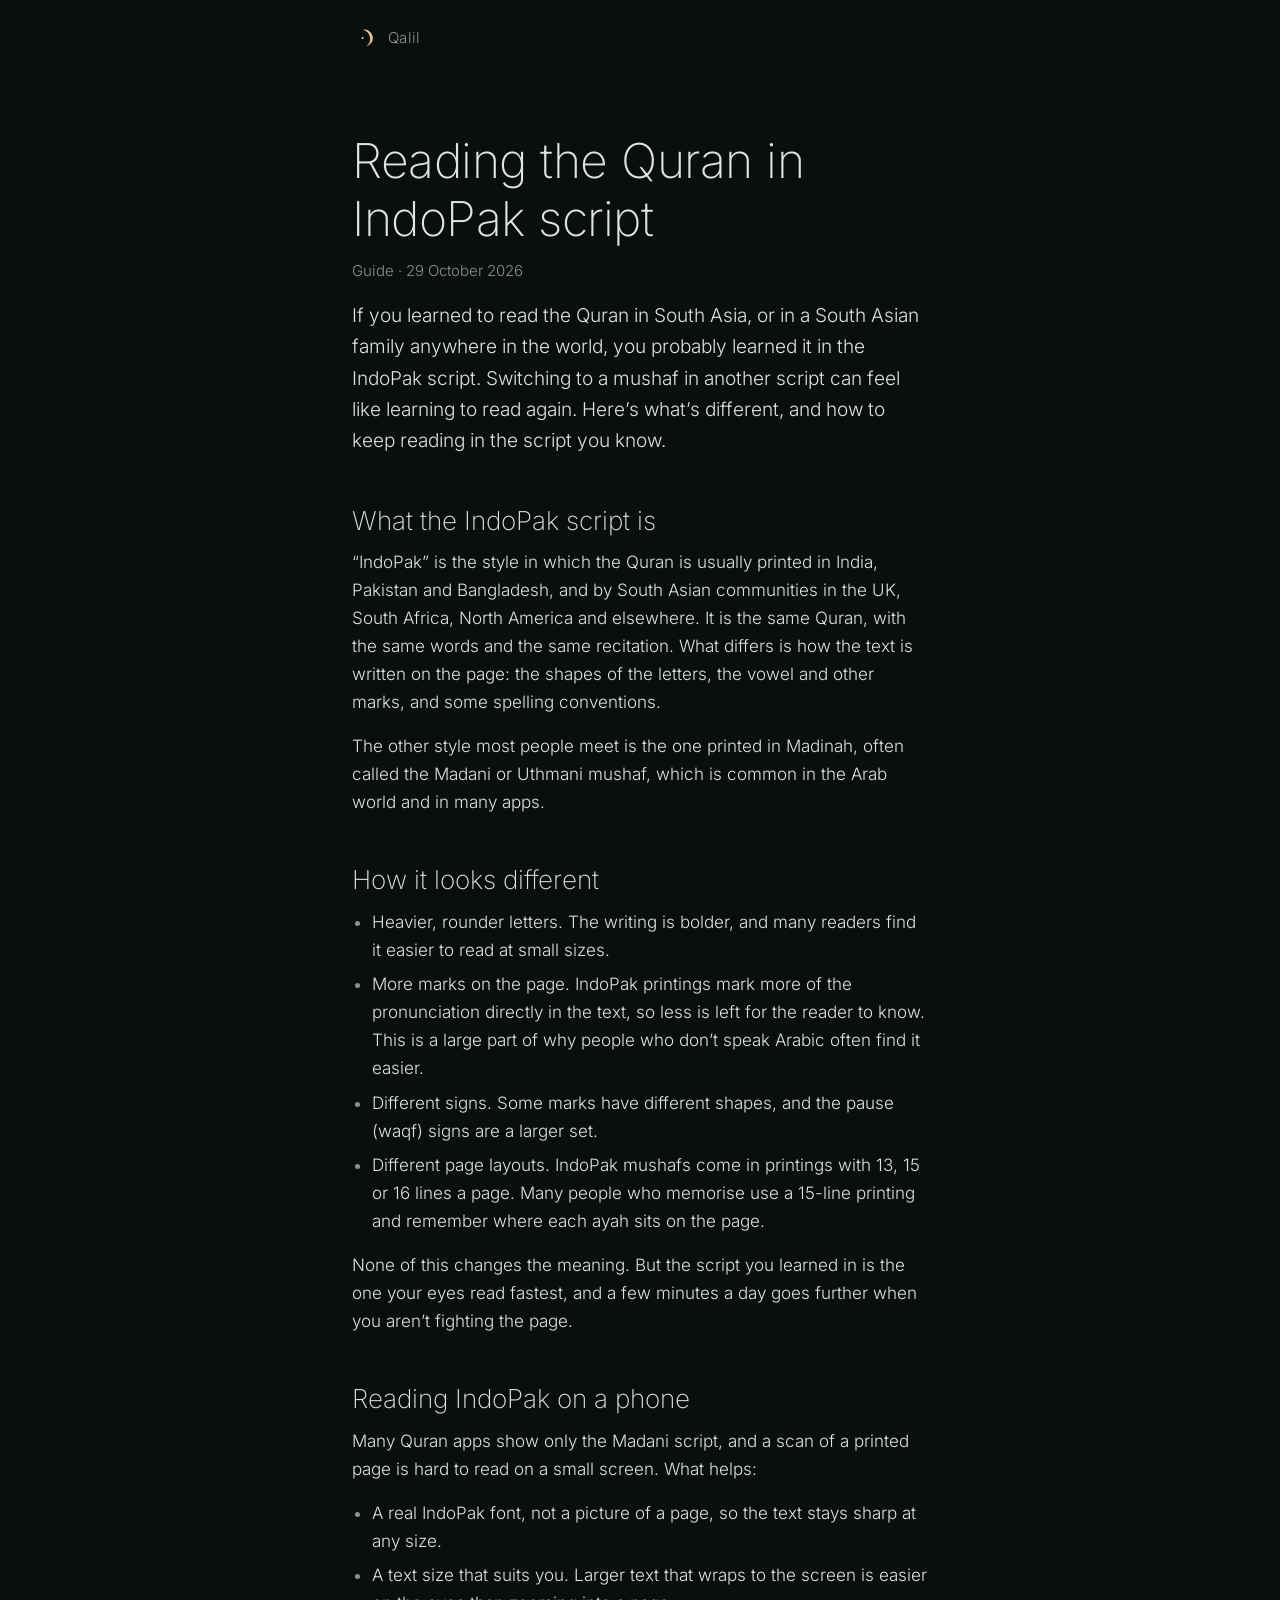
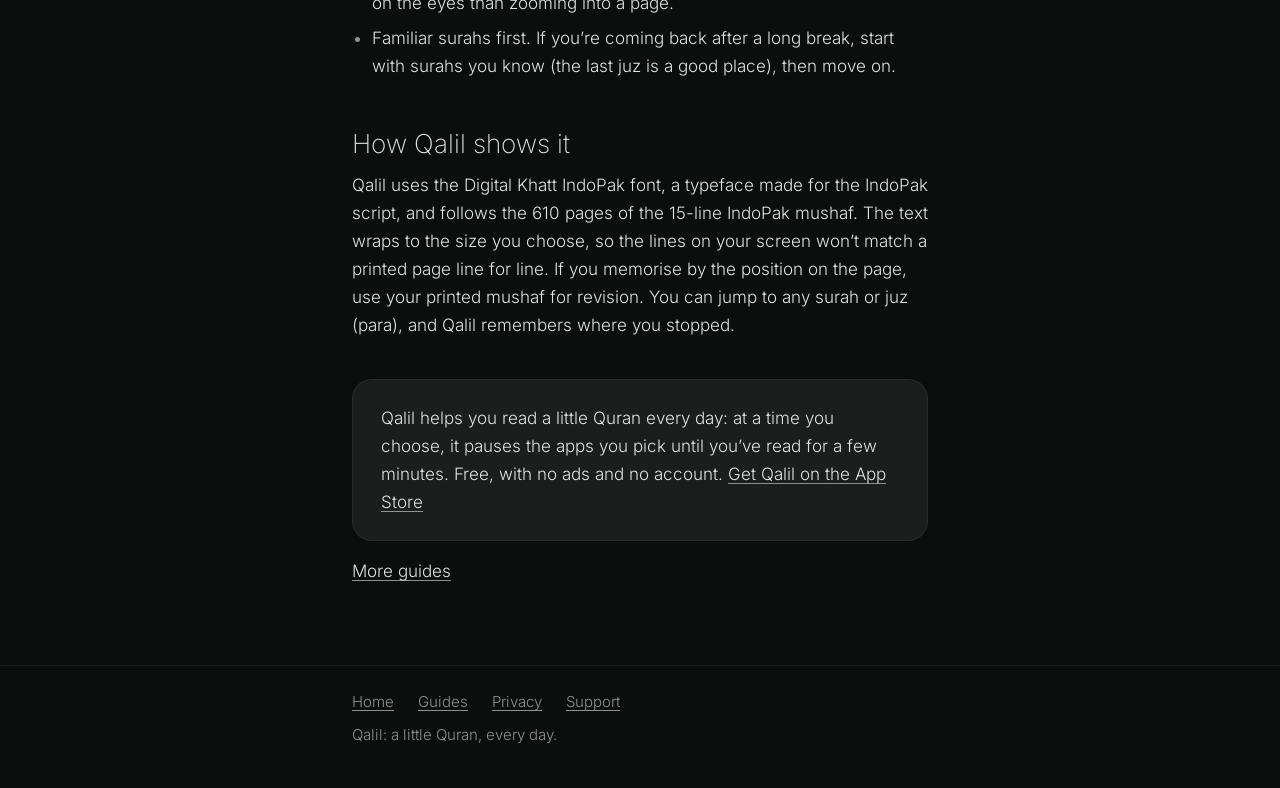
<file: guides/indopak-script/index.html>
<!doctype html>
<html lang="en">
<head>
  <meta charset="utf-8">
  <meta name="viewport" content="width=device-width, initial-scale=1, viewport-fit=cover">
  <title>Reading the Quran in IndoPak script · Qalil</title>
  <meta name="description" content="What the IndoPak script is, how it differs from the Madani mushaf, and how to read it comfortably on a phone.">
  <meta name="theme-color" content="#0a0f0d">
  <meta name="color-scheme" content="dark">
  <meta name="apple-itunes-app" content="app-id=6820683400">
  <link rel="canonical" href="https://qalil.app/guides/indopak-script/">
  <link rel="icon" href="/favicon.ico" sizes="32x32">
  <link rel="icon" href="/favicon.svg" type="image/svg+xml">
  <link rel="apple-touch-icon" href="/assets/img/apple-touch-icon.png">
  <link rel="preload" href="/assets/fonts/Inter-300Light.woff2" as="font" type="font/woff2" crossorigin>
  <link rel="stylesheet" href="/assets/site.css">
  <meta property="og:type" content="article">
  <meta property="og:site_name" content="Qalil">
  <meta property="og:title" content="Reading the Quran in IndoPak script">
  <meta property="og:description" content="What the IndoPak script is, how it differs from the Madani mushaf, and how to read it on a phone.">
  <meta property="og:url" content="https://qalil.app/guides/indopak-script/">
  <meta property="og:image" content="https://qalil.app/assets/img/og.png">
  <meta property="og:image:width" content="1200">
  <meta property="og:image:height" content="630">
  <meta property="og:image:alt" content="The Qalil logo: a gold crescent beside the word قليل and QALIL.">
  <meta name="twitter:card" content="summary_large_image">
</head>
<body>
  <a class="skip" href="#main">Skip to content</a>
  <header class="site-header">
    <div class="wrap">
      <a href="/"><img src="/assets/img/logo.svg" width="28" height="28" alt="">Qalil</a>
    </div>
  </header>

  <main id="main" class="wrap">
    <h1>Reading the Quran in IndoPak script</h1>
    <p class="meta">Guide · 29 October 2026</p>

    <p class="lede">If you learned to read the Quran in South Asia, or in a South Asian family anywhere in the world, you probably learned it in the IndoPak script. Switching to a mushaf in another script can feel like learning to read again. Here’s what’s different, and how to keep reading in the script you know.</p>

    <h2>What the IndoPak script is</h2>
    <p>“IndoPak” is the style in which the Quran is usually printed in India, Pakistan and Bangladesh, and by South Asian communities in the UK, South Africa, North America and elsewhere. It is the same Quran, with the same words and the same recitation. What differs is how the text is written on the page: the shapes of the letters, the vowel and other marks, and some spelling conventions.</p>
    <p>The other style most people meet is the one printed in Madinah, often called the Madani or Uthmani mushaf, which is common in the Arab world and in many apps.</p>

    <h2>How it looks different</h2>
    <ul>
      <li><b class="term">Heavier, rounder letters.</b> The writing is bolder, and many readers find it easier to read at small sizes.</li>
      <li><b class="term">More marks on the page.</b> IndoPak printings mark more of the pronunciation directly in the text, so less is left for the reader to know. This is a large part of why people who don’t speak Arabic often find it easier.</li>
      <li><b class="term">Different signs.</b> Some marks have different shapes, and the pause (waqf) signs are a larger set.</li>
      <li><b class="term">Different page layouts.</b> IndoPak mushafs come in printings with 13, 15 or 16 lines a page. Many people who memorise use a 15-line printing and remember where each ayah sits on the page.</li>
    </ul>
    <p>None of this changes the meaning. But the script you learned in is the one your eyes read fastest, and a few minutes a day goes further when you aren’t fighting the page.</p>

    <h2>Reading IndoPak on a phone</h2>
    <p>Many Quran apps show only the Madani script, and a scan of a printed page is hard to read on a small screen. What helps:</p>
    <ul>
      <li><b class="term">A real IndoPak font,</b> not a picture of a page, so the text stays sharp at any size.</li>
      <li><b class="term">A text size that suits you.</b> Larger text that wraps to the screen is easier on the eyes than zooming into a page.</li>
      <li><b class="term">Familiar surahs first.</b> If you’re coming back after a long break, start with surahs you know (the last juz is a good place), then move on.</li>
    </ul>

    <h2>How Qalil shows it</h2>
    <p>Qalil uses the Digital Khatt IndoPak font, a typeface made for the IndoPak script, and follows the 610 pages of the 15-line IndoPak mushaf. The text wraps to the size you choose, so the lines on your screen won’t match a printed page line for line. If you memorise by the position on the page, use your printed mushaf for revision. You can jump to any surah or juz (para), and Qalil remembers where you stopped.</p>

    <div class="card next">
      <p><b class="term">Qalil</b> helps you read a little Quran every day: at a time you choose, it pauses the apps you pick until you’ve read for a few minutes. Free, with no ads and no account. <a href="https://apps.apple.com/app/id6820683400">Get Qalil on the App Store</a></p>
    </div>

    <p class="muted"><a href="/guides/">More guides</a></p>
  </main>

  <footer class="site-footer">
    <div class="wrap">
      <nav aria-label="Site">
        <ul>
          <li><a href="/">Home</a></li>
          <li><a href="/guides/">Guides</a></li>
          <li><a href="/privacy/">Privacy</a></li>
          <li><a href="/support/">Support</a></li>
        </ul>
      </nav>
      <p>Qalil: a little Quran, every day.</p>
    </div>
  </footer>
</body>
</html>
</file>
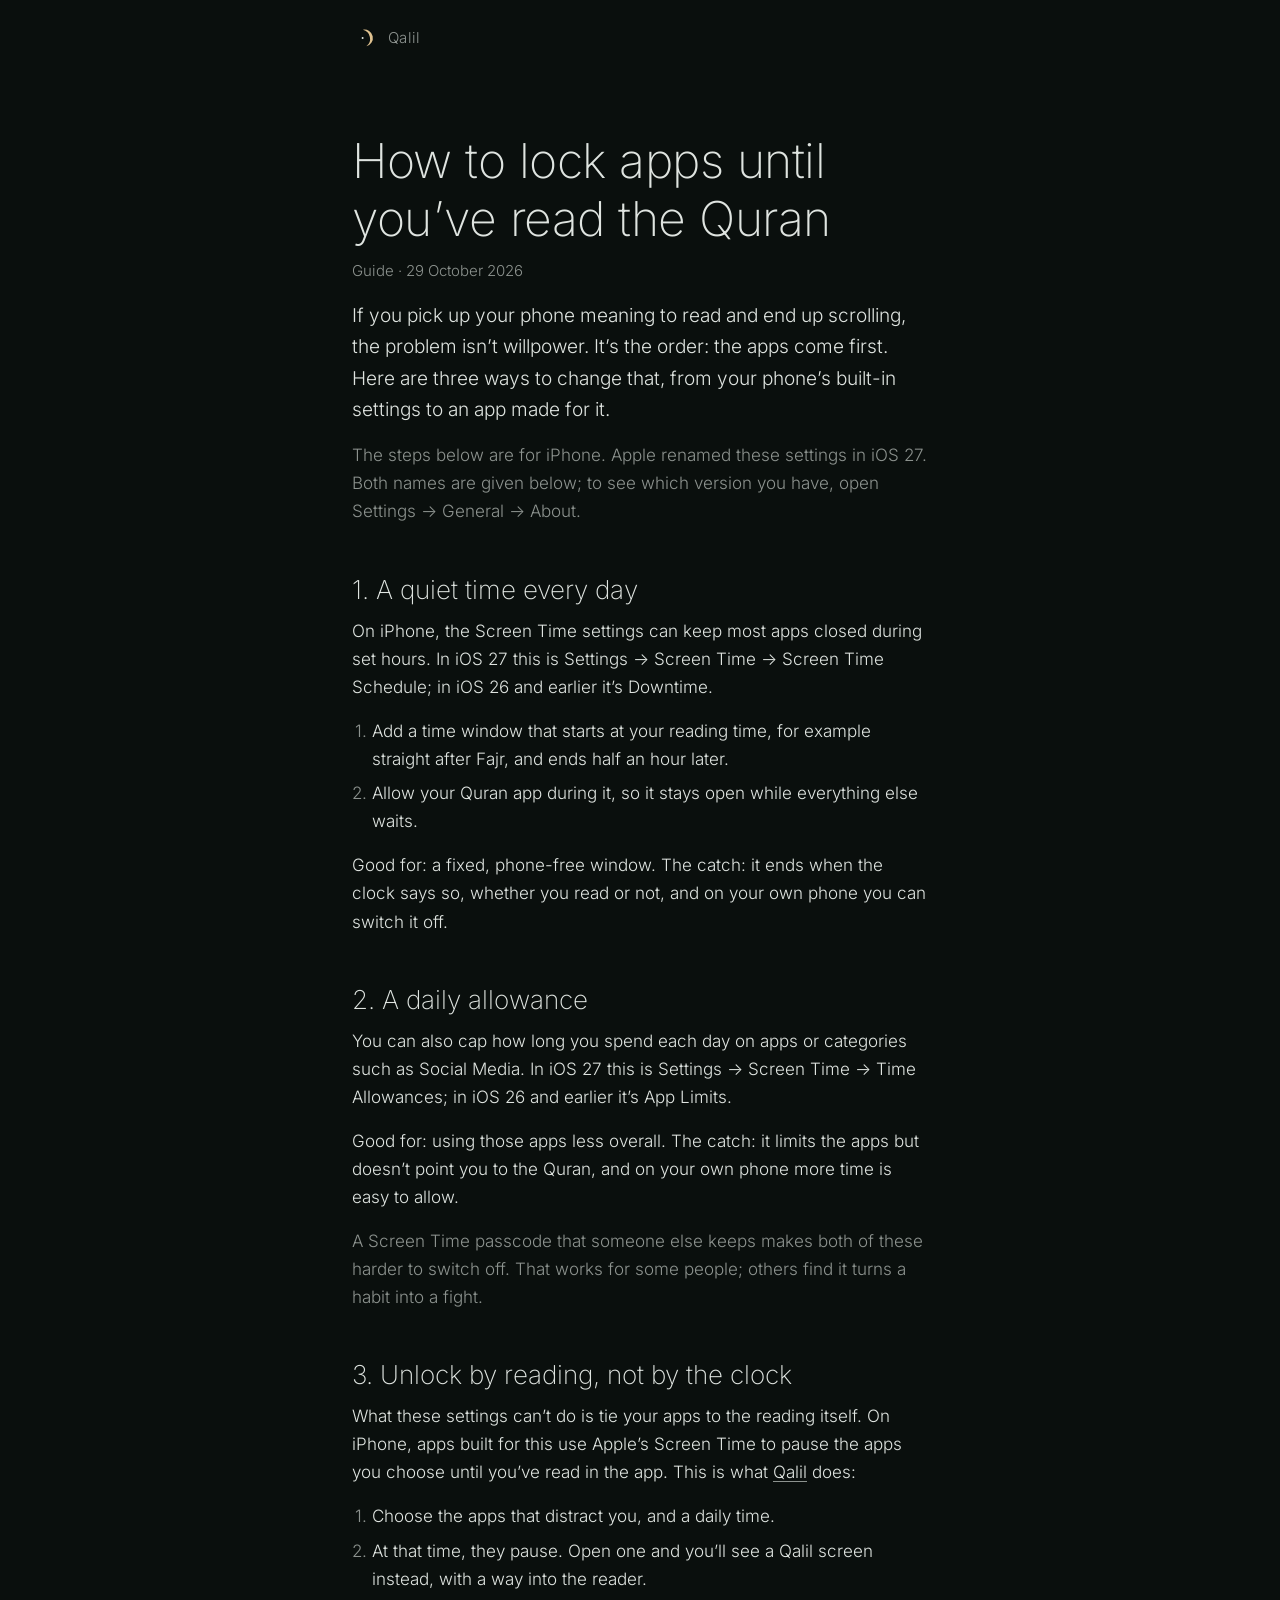
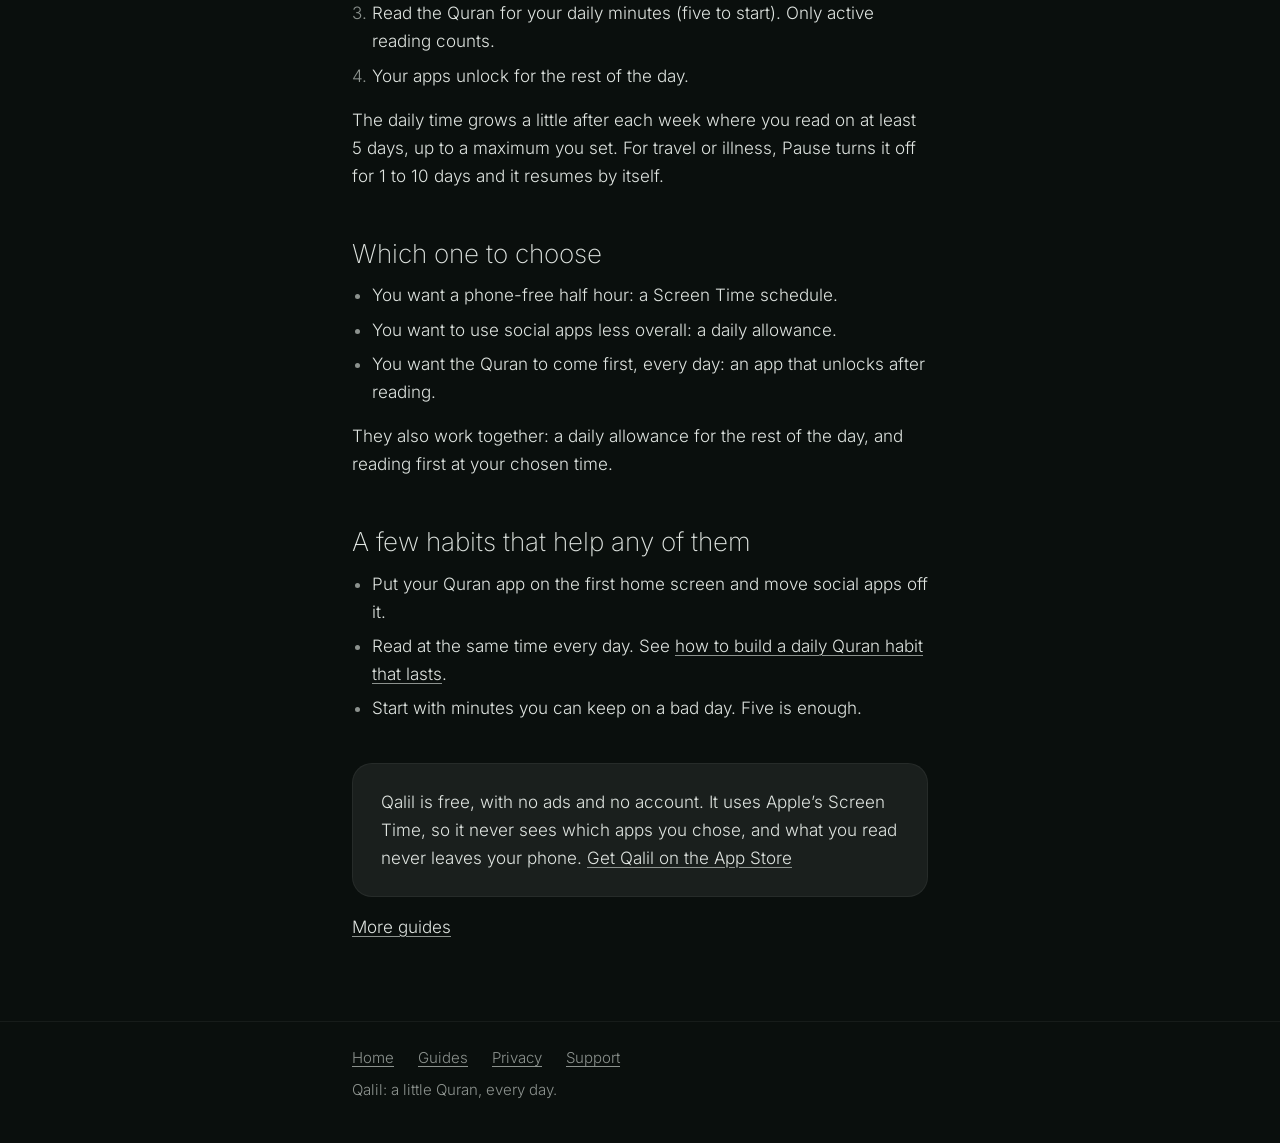
<file: guides/lock-apps-until-you-read-quran/index.html>
<!doctype html>
<html lang="en">
<head>
  <meta charset="utf-8">
  <meta name="viewport" content="width=device-width, initial-scale=1, viewport-fit=cover">
  <title>How to lock apps until you’ve read the Quran · Qalil</title>
  <meta name="description" content="Three ways to put the Quran before social media on your phone: a quiet-time schedule, a daily allowance, and an app that unlocks your apps once you’ve read.">
  <meta name="theme-color" content="#0a0f0d">
  <meta name="color-scheme" content="dark">
  <meta name="apple-itunes-app" content="app-id=6820683400">
  <link rel="canonical" href="https://qalil.app/guides/lock-apps-until-you-read-quran/">
  <link rel="icon" href="/favicon.ico" sizes="32x32">
  <link rel="icon" href="/favicon.svg" type="image/svg+xml">
  <link rel="apple-touch-icon" href="/assets/img/apple-touch-icon.png">
  <link rel="preload" href="/assets/fonts/Inter-300Light.woff2" as="font" type="font/woff2" crossorigin>
  <link rel="stylesheet" href="/assets/site.css">
  <meta property="og:type" content="article">
  <meta property="og:site_name" content="Qalil">
  <meta property="og:title" content="How to lock apps until you’ve read the Quran">
  <meta property="og:description" content="A quiet-time schedule, a daily allowance, and an app that unlocks your apps once you’ve read.">
  <meta property="og:url" content="https://qalil.app/guides/lock-apps-until-you-read-quran/">
  <meta property="og:image" content="https://qalil.app/assets/img/og.png">
  <meta property="og:image:width" content="1200">
  <meta property="og:image:height" content="630">
  <meta property="og:image:alt" content="The Qalil logo: a gold crescent beside the word قليل and QALIL.">
  <meta name="twitter:card" content="summary_large_image">
</head>
<body>
  <a class="skip" href="#main">Skip to content</a>
  <header class="site-header">
    <div class="wrap">
      <a href="/"><img src="/assets/img/logo.svg" width="28" height="28" alt="">Qalil</a>
    </div>
  </header>

  <main id="main" class="wrap">
    <h1>How to lock apps until you’ve read the Quran</h1>
    <p class="meta">Guide · 29 October 2026</p>

    <p class="lede">If you pick up your phone meaning to read and end up scrolling, the problem isn’t willpower. It’s the order: the apps come first. Here are three ways to change that, from your phone’s built-in settings to an app made for it.</p>

    <p class="muted">The steps below are for iPhone. Apple renamed these settings in iOS 27. Both names are given below; to see which version you have, open Settings → General → About.</p>

    <h2>1. A quiet time every day</h2>
    <p>On iPhone, the Screen Time settings can keep most apps closed during set hours. In iOS 27 this is <b class="term">Settings → Screen Time → Screen Time Schedule</b>; in iOS 26 and earlier it’s <b class="term">Downtime</b>.</p>
    <ol>
      <li>Add a time window that starts at your reading time, for example straight after Fajr, and ends half an hour later.</li>
      <li>Allow your Quran app during it, so it stays open while everything else waits.</li>
    </ol>
    <p><b class="term">Good for:</b> a fixed, phone-free window. <b class="term">The catch:</b> it ends when the clock says so, whether you read or not, and on your own phone you can switch it off.</p>

    <h2>2. A daily allowance</h2>
    <p>You can also cap how long you spend each day on apps or categories such as Social Media. In iOS 27 this is <b class="term">Settings → Screen Time → Time Allowances</b>; in iOS 26 and earlier it’s <b class="term">App Limits</b>.</p>
    <p><b class="term">Good for:</b> using those apps less overall. <b class="term">The catch:</b> it limits the apps but doesn’t point you to the Quran, and on your own phone more time is easy to allow.</p>
    <p class="muted">A Screen Time passcode that someone else keeps makes both of these harder to switch off. That works for some people; others find it turns a habit into a fight.</p>

    <h2>3. Unlock by reading, not by the clock</h2>
    <p>What these settings can’t do is tie your apps to the reading itself. On iPhone, apps built for this use Apple’s Screen Time to pause the apps you choose until you’ve read in the app. This is what <a href="/">Qalil</a> does:</p>
    <ol>
      <li>Choose the apps that distract you, and a daily time.</li>
      <li>At that time, they pause. Open one and you’ll see a Qalil screen instead, with a way into the reader.</li>
      <li>Read the Quran for your daily minutes (five to start). Only active reading counts.</li>
      <li>Your apps unlock for the rest of the day.</li>
    </ol>
    <p>The daily time grows a little after each week where you read on at least 5 days, up to a maximum you set. For travel or illness, Pause turns it off for 1 to 10 days and it resumes by itself.</p>

    <h2>Which one to choose</h2>
    <ul>
      <li><b class="term">You want a phone-free half hour:</b> a Screen Time schedule.</li>
      <li><b class="term">You want to use social apps less overall:</b> a daily allowance.</li>
      <li><b class="term">You want the Quran to come first, every day:</b> an app that unlocks after reading.</li>
    </ul>
    <p>They also work together: a daily allowance for the rest of the day, and reading first at your chosen time.</p>

    <h2>A few habits that help any of them</h2>
    <ul>
      <li>Put your Quran app on the first home screen and move social apps off it.</li>
      <li>Read at the same time every day. See <a href="/guides/daily-quran-habit/">how to build a daily Quran habit that lasts</a>.</li>
      <li>Start with minutes you can keep on a bad day. Five is enough.</li>
    </ul>

    <div class="card next">
      <p><b class="term">Qalil</b> is free, with no ads and no account. It uses Apple’s Screen Time, so it never sees which apps you chose, and what you read never leaves your phone. <a href="https://apps.apple.com/app/id6820683400">Get Qalil on the App Store</a></p>
    </div>

    <p class="muted"><a href="/guides/">More guides</a></p>
  </main>

  <footer class="site-footer">
    <div class="wrap">
      <nav aria-label="Site">
        <ul>
          <li><a href="/">Home</a></li>
          <li><a href="/guides/">Guides</a></li>
          <li><a href="/privacy/">Privacy</a></li>
          <li><a href="/support/">Support</a></li>
        </ul>
      </nav>
      <p>Qalil: a little Quran, every day.</p>
    </div>
  </footer>
</body>
</html>
</file>
<file: assets/site.css>
/* Qalil: dark only, matching the app. */

@font-face {
  font-family: "Inter";
  font-style: normal;
  font-weight: 200;
  font-display: swap;
  src: url("/assets/fonts/Inter-200ExtraLight.woff2") format("woff2");
}
@font-face {
  font-family: "Inter";
  font-style: normal;
  font-weight: 300;
  font-display: swap;
  src: url("/assets/fonts/Inter-300Light.woff2") format("woff2");
}
@font-face {
  font-family: "Inter";
  font-style: italic;
  font-weight: 300;
  font-display: swap;
  src: url("/assets/fonts/Inter-300Light_Italic.woff2") format("woff2");
}

:root {
  color-scheme: dark;
  --base: #0a0f0d;
  --card: #1a1f1d;
  --text: #dfe4e0;
  --muted: #8c928e;
  --hairline: rgba(225, 230, 227, 0.06);
  --sage: #3e544a;
  --sage-text: #afc7ba;
  --gold: #e0c290;
  --gutter: 1.25rem;
  --measure: 36rem;
}

*,
*::before,
*::after {
  box-sizing: border-box;
}

html {
  -webkit-text-size-adjust: 100%;
  text-size-adjust: 100%;
}

body {
  margin: 0;
  background: var(--base);
  color: var(--text);
  font-family: "Inter", -apple-system, BlinkMacSystemFont, "Segoe UI", sans-serif;
  font-weight: 300;
  font-size: 1.0625rem;
  line-height: 1.65;
  -webkit-font-smoothing: antialiased;
}

img,
svg {
  display: block;
  max-width: 100%;
}

a {
  color: var(--text);
  text-decoration-color: var(--muted);
  text-decoration-thickness: 1px;
  text-underline-offset: 0.2em;
}
a:hover {
  text-decoration-color: var(--gold);
}
a:focus-visible {
  outline: 2px solid var(--gold);
  outline-offset: 3px;
  border-radius: 2px;
}

.skip {
  position: absolute;
  left: -9999px;
}
.skip:focus {
  left: var(--gutter);
  top: 0.75rem;
  background: var(--card);
  padding: 0.5rem 0.75rem;
  border-radius: 8px;
}

.wrap {
  width: 100%;
  max-width: calc(var(--measure) + 2 * var(--gutter));
  margin: 0 auto;
  padding-left: var(--gutter);
  padding-right: var(--gutter);
}

/* Header on inner pages */
.site-header {
  padding: 1.5rem 0 0;
}
.site-header a {
  display: inline-flex;
  align-items: center;
  gap: 0.5rem;
  text-decoration: none;
  color: var(--muted);
  font-size: 0.9375rem;
  letter-spacing: 0.02em;
}
.site-header a:hover {
  color: var(--text);
}
.site-header img {
  width: 28px;
  height: 28px;
}

main {
  padding: 3rem 0 4rem;
}

h1,
h2,
h3 {
  font-weight: 200;
  line-height: 1.2;
  margin: 0;
}
h1 {
  font-size: 2.5rem;
  letter-spacing: -0.01em;
}
h2 {
  font-size: 1.625rem;
  margin-top: 3rem;
  margin-bottom: 0.75rem;
}
h3 {
  font-size: 1.125rem;
  font-weight: 300;
  margin-top: 1.75rem;
  margin-bottom: 0.25rem;
}

p,
ul,
ol {
  margin: 0 0 1rem;
}
ul,
ol {
  padding-left: 1.25rem;
}
li {
  margin-bottom: 0.4rem;
}
li::marker {
  color: var(--muted);
}

.muted {
  color: var(--muted);
}
.lede {
  font-size: 1.1875rem;
  color: var(--text);
}
.meta {
  color: var(--muted);
  font-size: 0.9375rem;
  margin-top: 0.75rem;
}

.card {
  background: var(--card);
  border: 1px solid var(--hairline);
  border-radius: 20px;
  padding: 1.25rem 1.25rem;
}

/* Guides */
.quote {
  margin: 0 0 1rem;
  padding-left: 1rem;
  border-left: 2px solid var(--hairline);
  font-style: italic;
}
.next {
  margin: 2.5rem 0 1rem;
}
.next p:last-child {
  margin-bottom: 0;
}

/* Home */
.hero {
  text-align: center;
  padding-top: 1.5rem;
}
.hero h1 {
  margin: 0 auto;
  width: min(15rem, 70%);
}
.hero h1 img {
  width: 100%;
  height: auto;
}
.hero .lede {
  margin: 2rem auto 0;
  max-width: 26rem;
}

.hadith {
  margin: 3rem auto 0;
  text-align: center;
  max-width: 26rem;
}
.hadith p {
  font-style: italic;
  font-size: 1.1875rem;
  line-height: 1.55;
  margin: 0 0 0.5rem;
}
.hadith footer {
  color: var(--muted);
  font-size: 0.875rem;
  letter-spacing: 0.04em;
}

.meaning {
  text-align: center;
  color: var(--muted);
  font-size: 0.9375rem;
  margin-top: 1rem;
}

.steps {
  list-style: none;
  padding: 0;
  margin: 1.25rem 0 0;
  display: grid;
  gap: 0.75rem;
}
.steps li {
  margin: 0;
}
.steps h3 {
  margin: 0 0 0.25rem;
  display: flex;
  align-items: baseline;
  gap: 0.6rem;
}
.steps .n {
  color: var(--gold);
  font-size: 0.875rem;
  font-variant-numeric: tabular-nums;
}
.steps p {
  margin: 0;
  color: var(--muted);
}

.facts {
  list-style: none;
  padding: 0;
  margin: 2rem 0 0;
  display: flex;
  flex-wrap: wrap;
  justify-content: center;
  gap: 0.5rem 1.25rem;
  color: var(--muted);
  font-size: 0.9375rem;
}
.facts li {
  margin: 0;
}

.pill {
  display: inline-block;
  background: var(--sage);
  color: var(--sage-text);
  border-radius: 999px;
  padding: 0.5rem 1rem;
  font-size: 0.9375rem;
  letter-spacing: 0.02em;
}
.soon {
  text-align: center;
  margin-top: 3rem;
}
/* Apple's badge, unmodified: at least 40 px tall, with clear space of a quarter of its height. */
.badge {
  display: inline-block;
  padding: 14px;
}
.badge img {
  display: block;
  height: 54px;
  width: auto;
}

/* Support */
.contact {
  margin-top: 2rem;
}
.contact .note {
  color: var(--muted);
  margin: 0;
}
.term {
  font-weight: 300;
  color: var(--text);
}
.email {
  font-size: 1.25rem;
}
.faq h3 {
  font-size: 1.25rem;
  font-weight: 200;
  margin-top: 2.25rem;
  margin-bottom: 0.5rem;
}
.credits {
  list-style: none;
  margin: 0;
  padding-top: 0.25rem;
  padding-bottom: 0.25rem;
}
.credits li {
  padding: 0.85rem 0;
  border-top: 1px solid var(--hairline);
  margin: 0;
}
.credits li:first-child {
  border-top: 0;
}
.credits span {
  display: block;
  color: var(--muted);
  font-size: 0.9375rem;
}

/* 404 */
.notfound {
  min-height: 100vh;
  display: flex;
  flex-direction: column;
  align-items: center;
  justify-content: center;
  text-align: center;
  gap: 0.5rem;
}
.notfound h1 {
  margin-top: 1rem;
}

/* Footer */
.site-footer {
  border-top: 1px solid var(--hairline);
  padding: 1.5rem 0 2.5rem;
  color: var(--muted);
  font-size: 0.9375rem;
}
.site-footer nav ul {
  list-style: none;
  padding: 0;
  margin: 0 0 0.5rem;
  display: flex;
  flex-wrap: wrap;
  gap: 0.25rem 1.5rem;
}
.site-footer nav li {
  margin: 0;
}
.site-footer a {
  color: var(--muted);
}
.site-footer a:hover,
.site-footer a[aria-current="page"] {
  color: var(--text);
}
.site-footer p {
  margin: 0;
}

@media (min-width: 40em) {
  h1 {
    font-size: 3rem;
  }
  main {
    padding-top: 4.5rem;
  }
  .card {
    padding: 1.5rem 1.75rem;
  }
}
</file>
